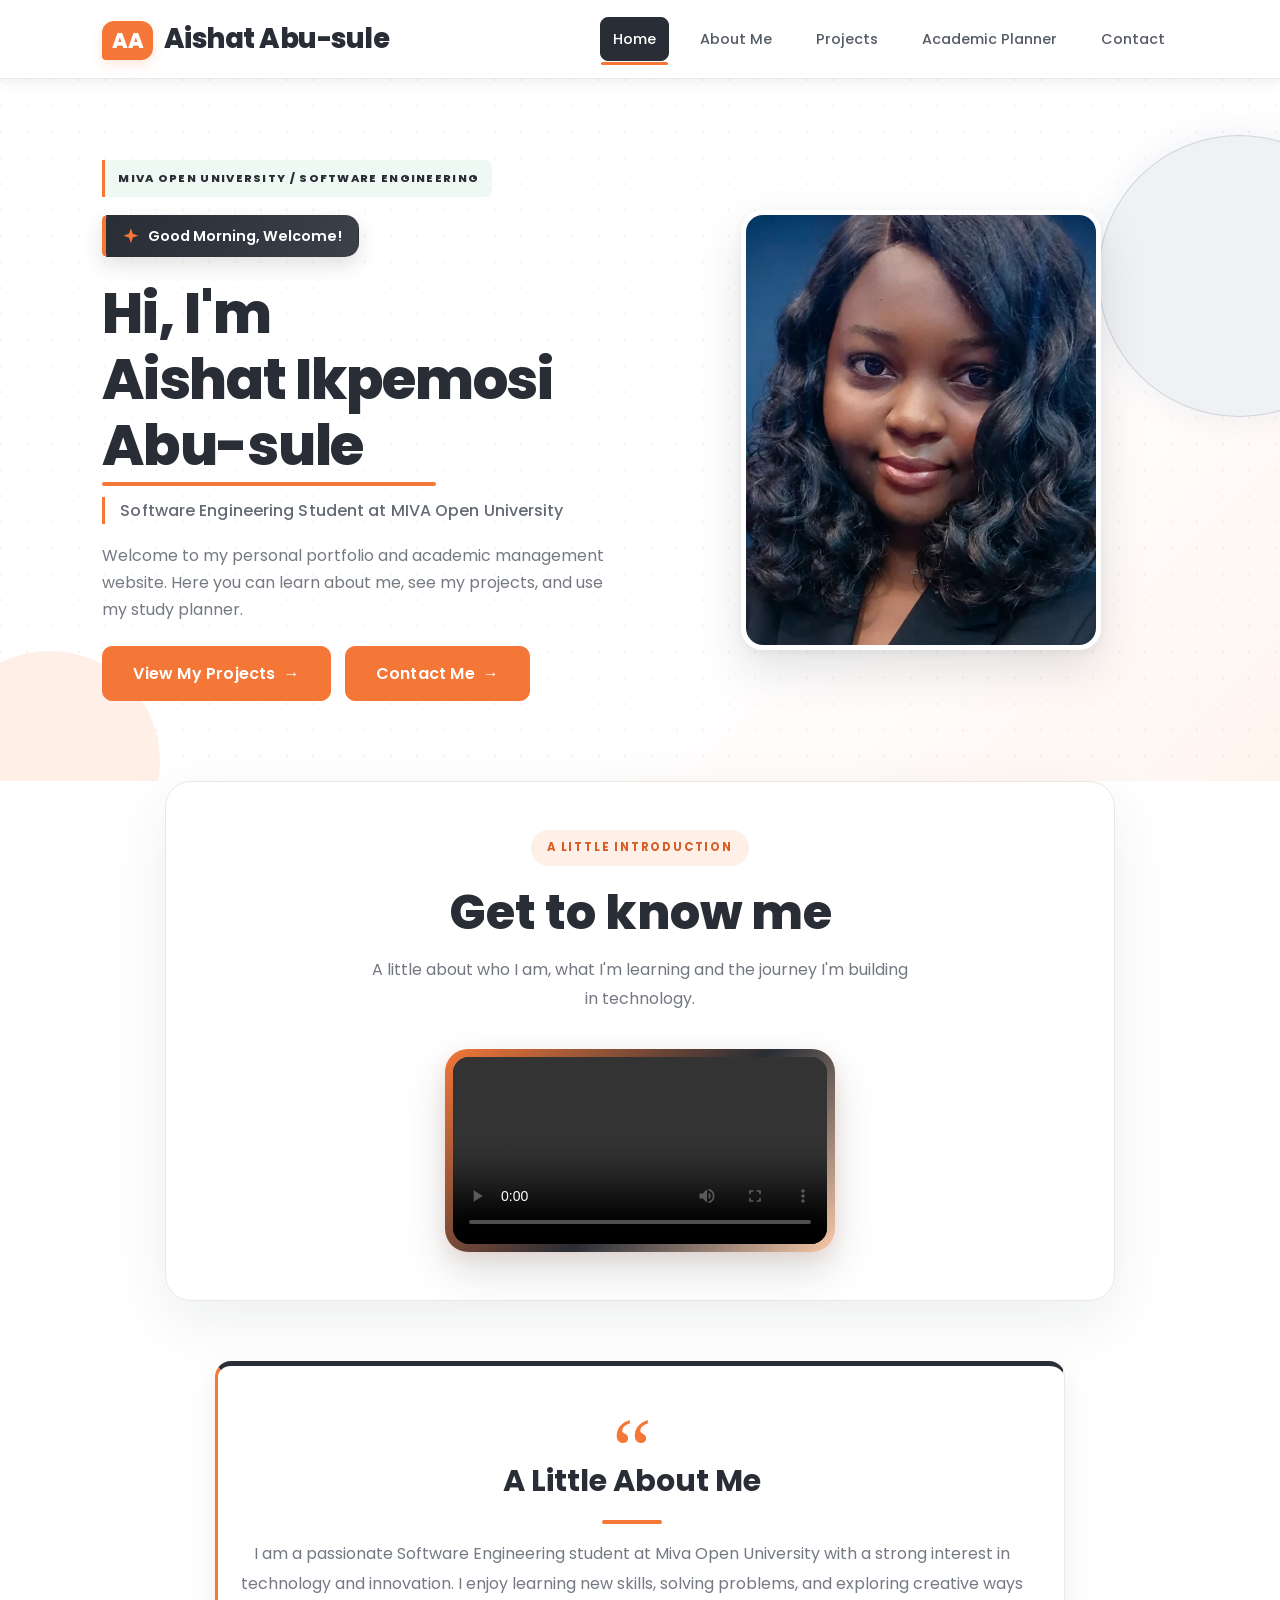
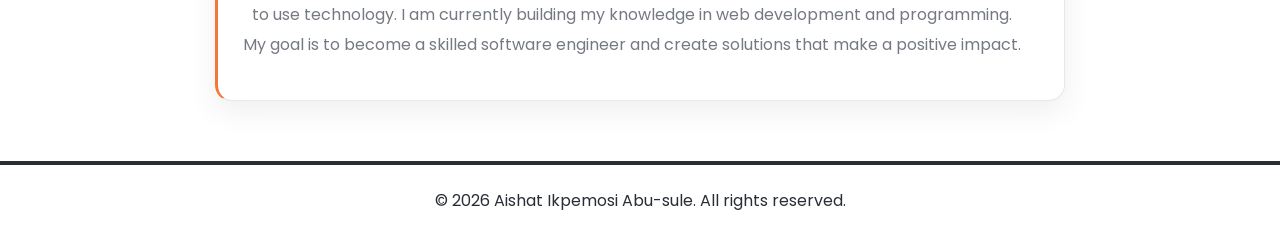
<file: index.html>
<!DOCTYPE html>
<html lang="en">
<head>
    <meta charset="UTF-8">
    <meta name="viewport" content="width=device-width, initial-scale=1.0">
    <title>Aishat Ikpemosi Abu-sule | Student Portfolio</title>
    <link rel="stylesheet" href="styles/style.css">
</head>
<body>

    <header class="site-header">
        <a href="index.html" class="logo"><span class="logo-badge">AA</span> Aishat Abu-sule</a>
        <button class="menu-toggle" type="button" aria-label="Open navigation menu" aria-expanded="false" aria-controls="site-navigation">
            <span></span>
            <span></span>
            <span></span>
        </button>
        <nav id="site-navigation" aria-label="Primary navigation">
            <ul class="nav-links">
                <li><a href="index.html" class="active">Home</a></li>
                <li><a href="about.html">About Me</a></li>
                <li><a href="projects.html">Projects</a></li>
                <li><a href="planner.html">Academic Planner</a></li>
                <li><a href="contact.html">Contact</a></li>
            </ul>
        </nav>
    </header>

    <main>
        <section class="hero">
            <div class="hero-text">
                <p id="greeting" class="greeting">You're Welcome</p>
                <h1>Hi, I'm <span class="highlight">Aishat Ikpemosi Abu-sule</span></h1>
                <p class="tagline">Software Engineering Student at MIVA Open University</p>
                <p>
                    Welcome to my personal portfolio and academic management website.
                    Here you can learn about me, see my projects, and use my study planner.
                </p>
                <a href="projects.html" class="btn">View My Projects</a>
                <a href="contact.html" class="btn btn-outline">Contact Me</a>
            </div>
            <div class="hero-image">
                <img src="images/profile.jpg" alt="Photograph of Aishat Abu-sule">
            </div>
        </section>
<!-- Personal Introduction Video -->
<section class="video-intro-section">
    <div class="video-intro-container">

        <div class="video-intro-heading">
            <span class="video-eyebrow">A LITTLE INTRODUCTION</span>
            <h2>Get to know me</h2>
            <p>
                A little about who I am, what I'm learning
                and the journey I'm building in technology.
            </p>
        </div>

        <div class="video-frame">
            <video controls playsinline preload="metadata">
                <source src="video/aishat-introduction.mp4" type="video/mp4">
                Your browser does not support HTML video.
            </video>
        </div>

    </div>
</section>
        <section class="bio">
            <h2>A Little About Me</h2>
            <p>
                I am a passionate Software Engineering student at Miva Open University with a strong
                interest in technology and innovation. I enjoy learning new skills, solving problems,
                and exploring creative ways to use technology. I am currently building my knowledge
                in web development and programming. My goal is to become a skilled software engineer
                and create solutions that make a positive impact.
            </p>
        </section>
    </main>

    <footer class="site-footer">
        <p>&copy; <span id="year">2026</span> Aishat Ikpemosi Abu-sule. All rights reserved.</p>
    </footer>

    <script src="js/main.js"></script>
</body>
</html>
</file>
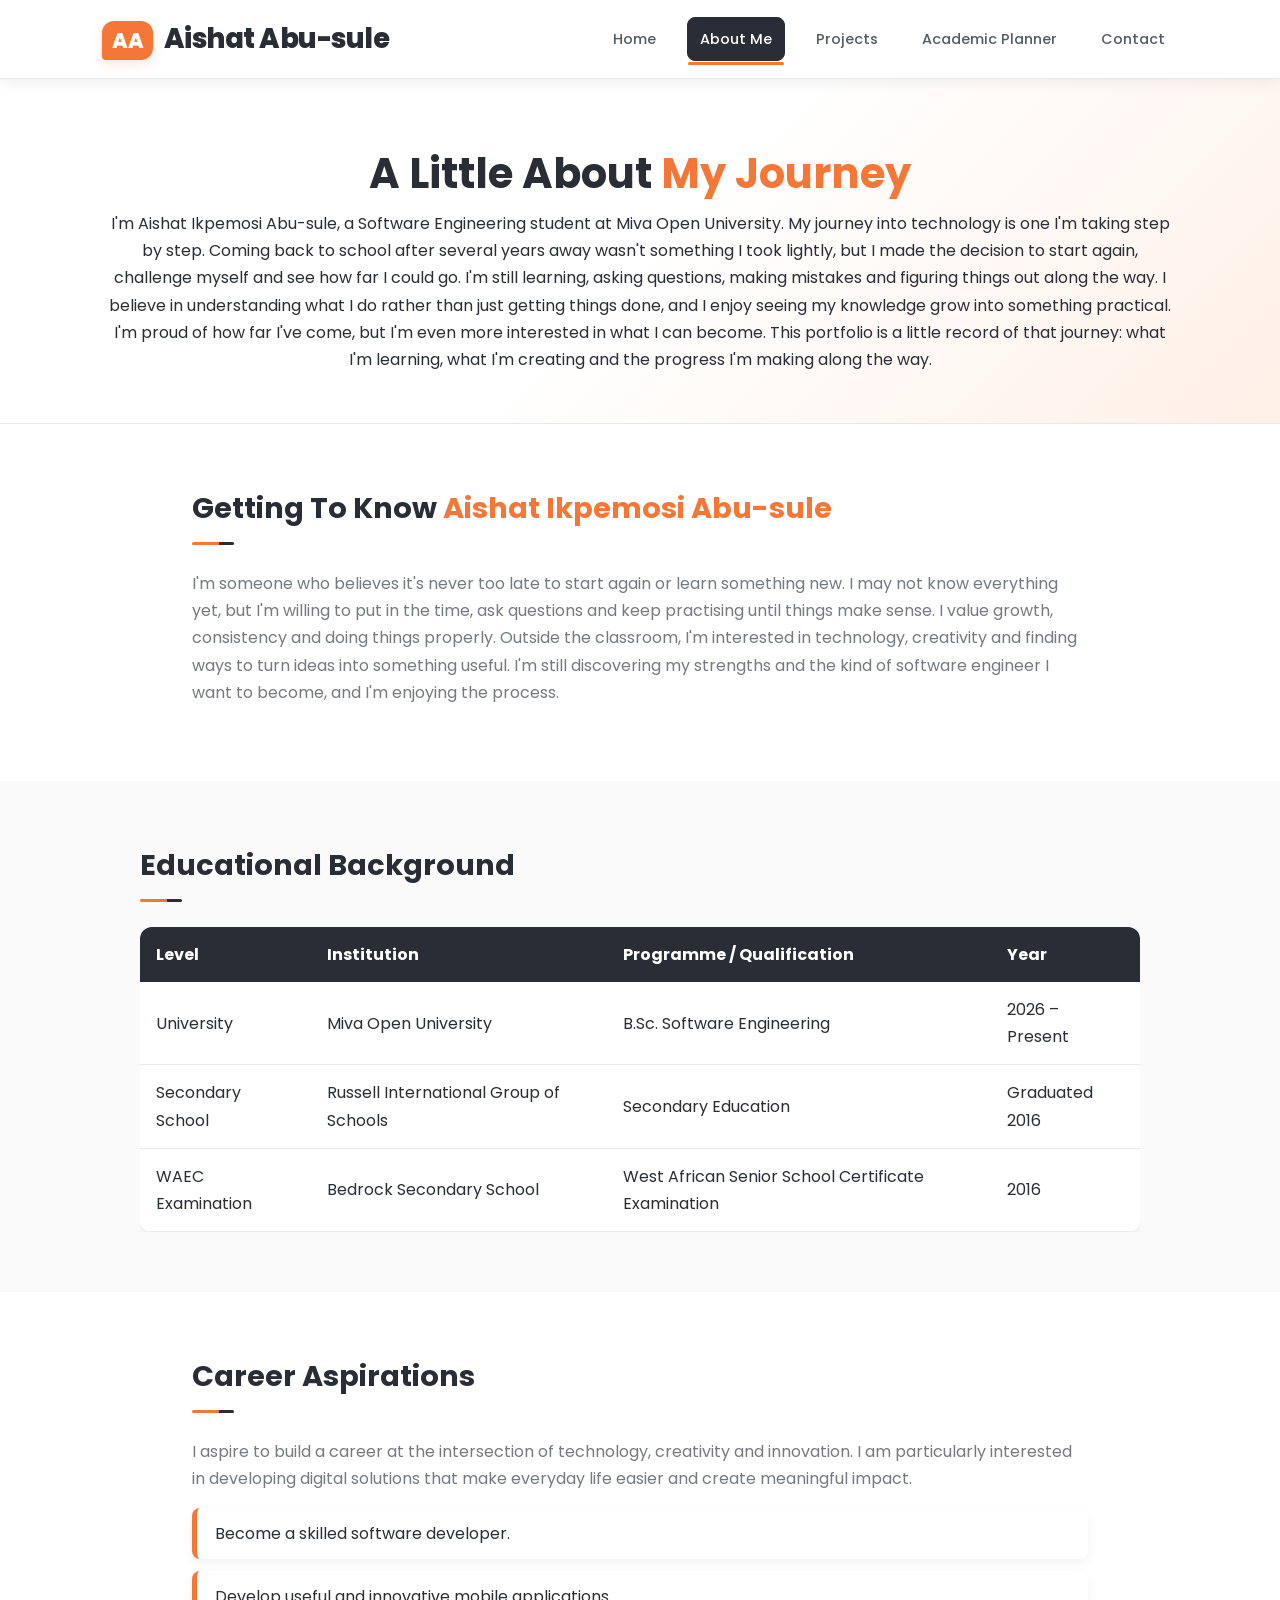
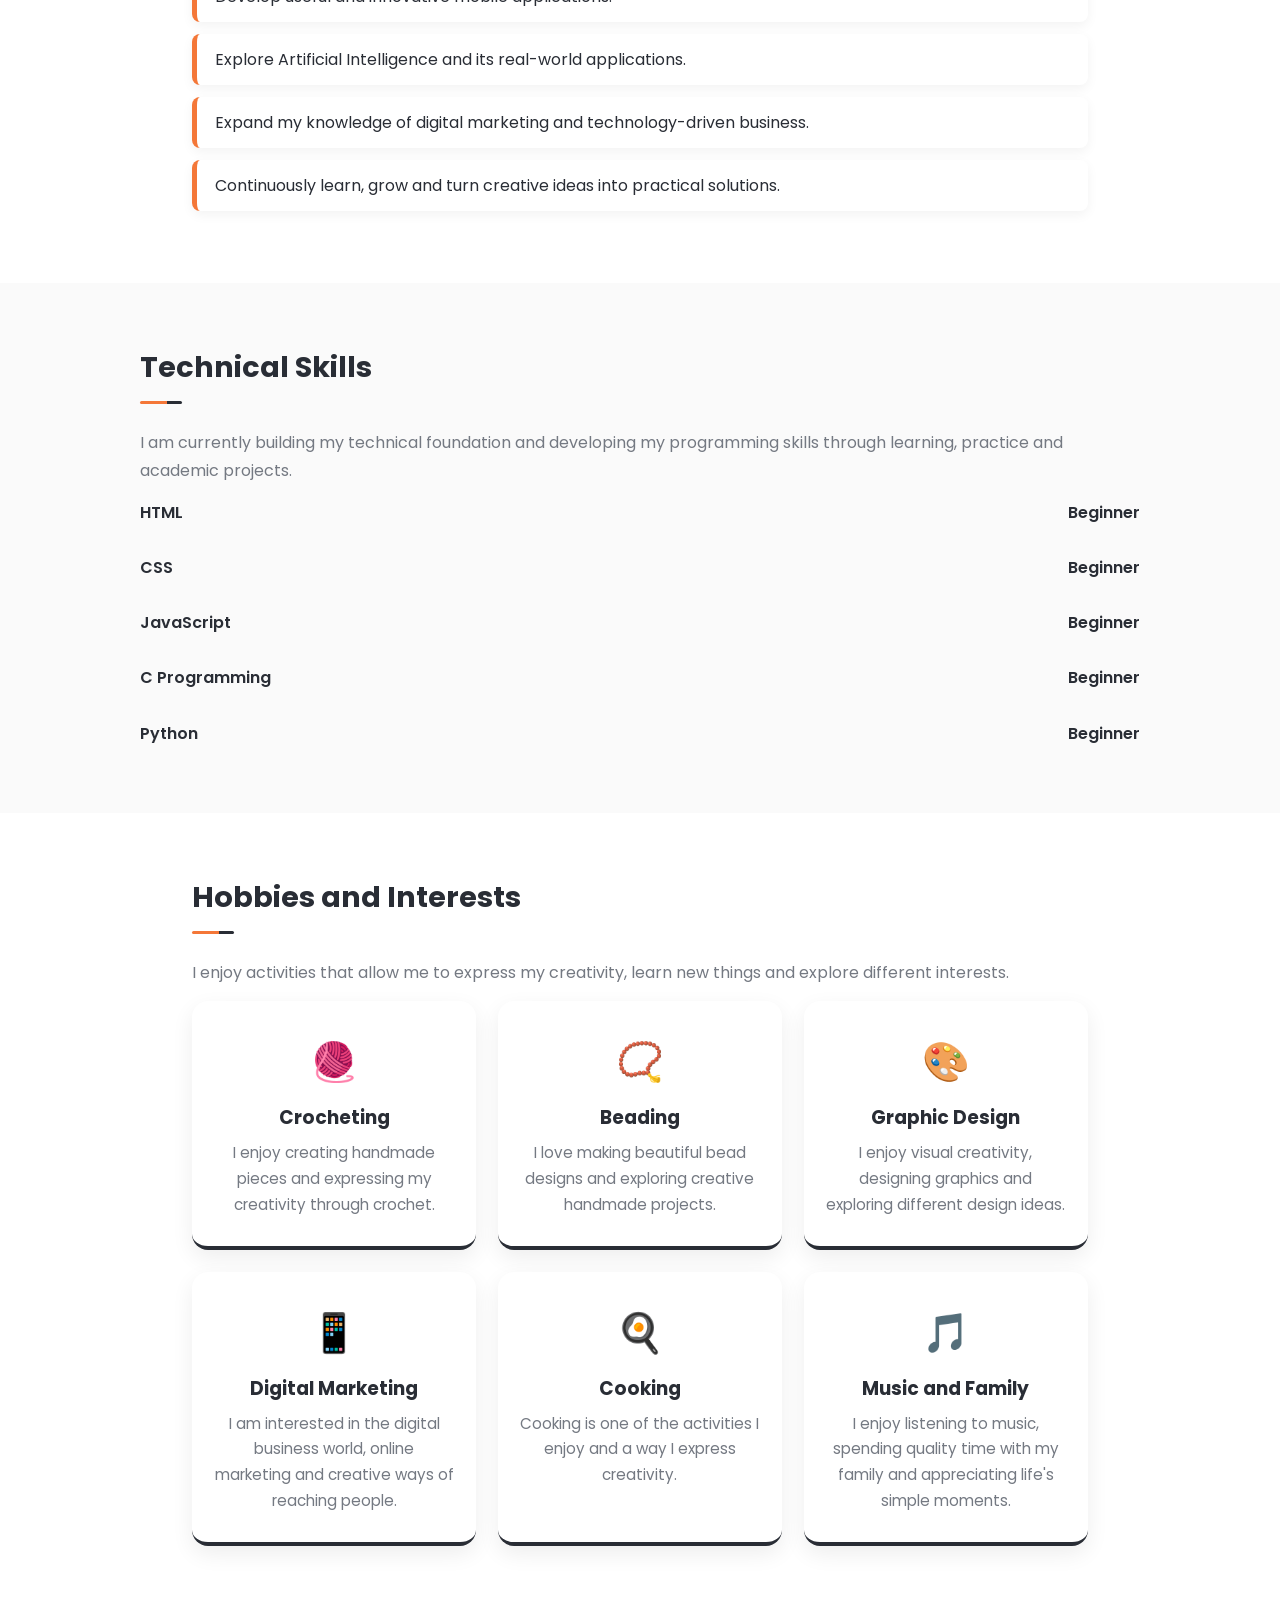
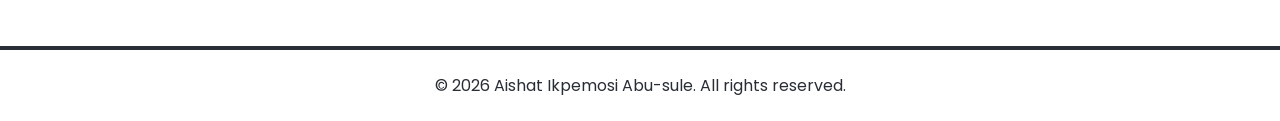
<file: about.html>
<!DOCTYPE html>
<html lang="en">
<head>
    <meta charset="UTF-8">
    <meta name="viewport" content="width=device-width, initial-scale=1.0">
    <title>About Me | Aishat Ikpemosi Abu-sule</title>
    <link rel="stylesheet" href="styles/style.css">
</head>
<body>

    <header class="site-header">
        <a href="index.html" class="logo">
            <span class="logo-badge">AA</span> Aishat Abu-sule
        </a>
        <button class="menu-toggle" type="button" aria-label="Open navigation menu" aria-expanded="false" aria-controls="site-navigation">
            <span></span>
            <span></span>
            <span></span>
        </button>
        <nav id="site-navigation" aria-label="Primary navigation">
            <ul class="nav-links">
                <li><a href="index.html">Home</a></li>
                <li><a href="about.html" class="active">About Me</a></li>
                <li><a href="projects.html">Projects</a></li>
                <li><a href="planner.html">Academic Planner</a></li>
                <li><a href="contact.html">Contact</a></li>
            </ul>
        </nav>
    </header>

    <main>

        <!-- PAGE INTRODUCTION -->
        <section class="page-banner">
            <h1>A Little About <span class="highlight">My Journey</span></h1>
            <p></p>

I'm Aishat Ikpemosi Abu-sule, a Software Engineering student at Miva Open University.

My journey into technology is one I'm taking step by step. Coming back to school after several years away wasn't something I took lightly, but I made the decision to start again, challenge myself and see how far I could go.

I'm still learning, asking questions, making mistakes and figuring things out along the way. I believe in understanding what I do rather than just getting things done, and I enjoy seeing my knowledge grow into something practical.

I'm proud of how far I've come, but I'm even more interested in what I can become. This portfolio is a little record of that journey: what I'm learning, what I'm creating and the progress I'm making along the way.</p>
        </section>

        <!-- PERSONAL BIOGRAPHY -->
        <section class="content-section">
            <h2 class="section-title">Getting To Know <span class="highlight">Aishat Ikpemosi Abu-sule</span></h2>

            <p class="section-intro">
            I'm someone who believes it's never too late to start again or learn something new. I may not know everything yet, but I'm willing to put in the time, ask questions and keep practising until things make sense.

I value growth, consistency and doing things properly.

Outside the classroom, I'm interested in technology, creativity and finding ways to turn ideas into something useful. I'm still discovering my strengths and the kind of software engineer I want to become, and I'm enjoying the process.   
            </p>
        </section>

        <!-- EDUCATIONAL BACKGROUND -->
        <section class="content-section alt-section">
            <h2 class="section-title">Educational Background</h2>

            <div class="table-wrap">
                <table class="edu-table">
                    <thead>
                        <tr>
                            <th>Level</th>
                            <th>Institution</th>
                            <th>Programme / Qualification</th>
                            <th>Year</th>
                        </tr>
                    </thead>

                    <tbody>
                        <tr>
                            <td>University</td>
                            <td>Miva Open University</td>
                            <td>B.Sc. Software Engineering</td>
                            <td>2026 – Present</td>
                        </tr>

                        <tr>
                            <td>Secondary School</td>
                            <td>Russell International Group of Schools</td>
                            <td>Secondary Education</td>
                            <td>Graduated 2016</td>
                        </tr>

                        <tr>
                            <td>WAEC Examination</td>
                            <td>Bedrock Secondary School</td>
                            <td>West African Senior School Certificate Examination</td>
                            <td>2016</td>
                        </tr>
                    </tbody>
                </table>
            </div>
        </section>

        <!-- CAREER ASPIRATIONS -->
        <section class="content-section">
            <h2 class="section-title">Career Aspirations</h2>

            <p class="section-intro">
                I aspire to build a career at the intersection of
                technology, creativity and innovation. I am particularly
                interested in developing digital solutions that make
                everyday life easier and create meaningful impact.
            </p>

            <ul class="goal-list">
                <li>Become a skilled software developer.</li>
                <li>Develop useful and innovative mobile applications.</li>
                <li>Explore Artificial Intelligence and its real-world applications.</li>
                <li>Expand my knowledge of digital marketing and technology-driven business.</li>
                <li>Continuously learn, grow and turn creative ideas into practical solutions.</li>
            </ul>
        </section>

        <!-- TECHNICAL SKILLS -->
        <section class="content-section alt-section">
            <h2 class="section-title">Technical Skills</h2>

            <p class="section-intro">
                I am currently building my technical foundation and
                developing my programming skills through learning,
                practice and academic projects.
            </p>

            <div class="skills">

                <div class="skill">
                    <div class="skill-head">
                        <span>HTML</span>
                        <span>Beginner</span>
                    </div>
                </div>

                <div class="skill">
                    <div class="skill-head">
                        <span>CSS</span>
                        <span>Beginner</span>
                    </div>
                </div>

                <div class="skill">
                    <div class="skill-head">
                        <span>JavaScript</span>
                        <span>Beginner</span>
                    </div>
                </div>

                <div class="skill">
                    <div class="skill-head">
                        <span>C Programming</span>
                        <span>Beginner</span>
                    </div>
                </div>

                <div class="skill">
                    <div class="skill-head">
                        <span>Python</span>
                        <span>Beginner</span>
                    </div>
                </div>

            </div>
        </section>

        <!-- HOBBIES AND INTERESTS -->
        <section class="content-section">
            <h2 class="section-title">Hobbies and Interests</h2>

            <p class="section-intro">
                I enjoy activities that allow me to express my creativity,
                learn new things and explore different interests.
            </p>

            <div class="cards">

                <article class="card">
                    <div class="card-icon">🧶</div>
                    <h3>Crocheting</h3>
                    <p>
                        I enjoy creating handmade pieces and expressing
                        my creativity through crochet.
                    </p>
                </article>

                <article class="card">
                    <div class="card-icon">📿</div>
                    <h3>Beading</h3>
                    <p>
                        I love making beautiful bead designs and
                        exploring creative handmade projects.
                    </p>
                </article>

                <article class="card">
                    <div class="card-icon">🎨</div>
                    <h3>Graphic Design</h3>
                    <p>
                        I enjoy visual creativity, designing graphics
                        and exploring different design ideas.
                    </p>
                </article>

                <article class="card">
                    <div class="card-icon">📱</div>
                    <h3>Digital Marketing</h3>
                    <p>
                        I am interested in the digital business world,
                        online marketing and creative ways of reaching people.
                    </p>
                </article>

                <article class="card">
                    <div class="card-icon">🍳</div>
                    <h3>Cooking</h3>
                    <p>
                        Cooking is one of the activities I enjoy
                        and a way I express creativity.
                    </p>
                </article>

                <article class="card">
                    <div class="card-icon">🎵</div>
                    <h3>Music and Family</h3>
                    <p>
                        I enjoy listening to music, spending quality
                        time with my family and appreciating life's
                        simple moments.
                    </p>
                </article>

            </div>
        </section>

    </main>

    <footer class="site-footer">
        <p>
            &copy; <span id="year">2026</span>
            Aishat Ikpemosi Abu-sule. All rights reserved.
        </p>
    </footer>

    <script src="js/main.js"></script>

</body>
</html>
</file>
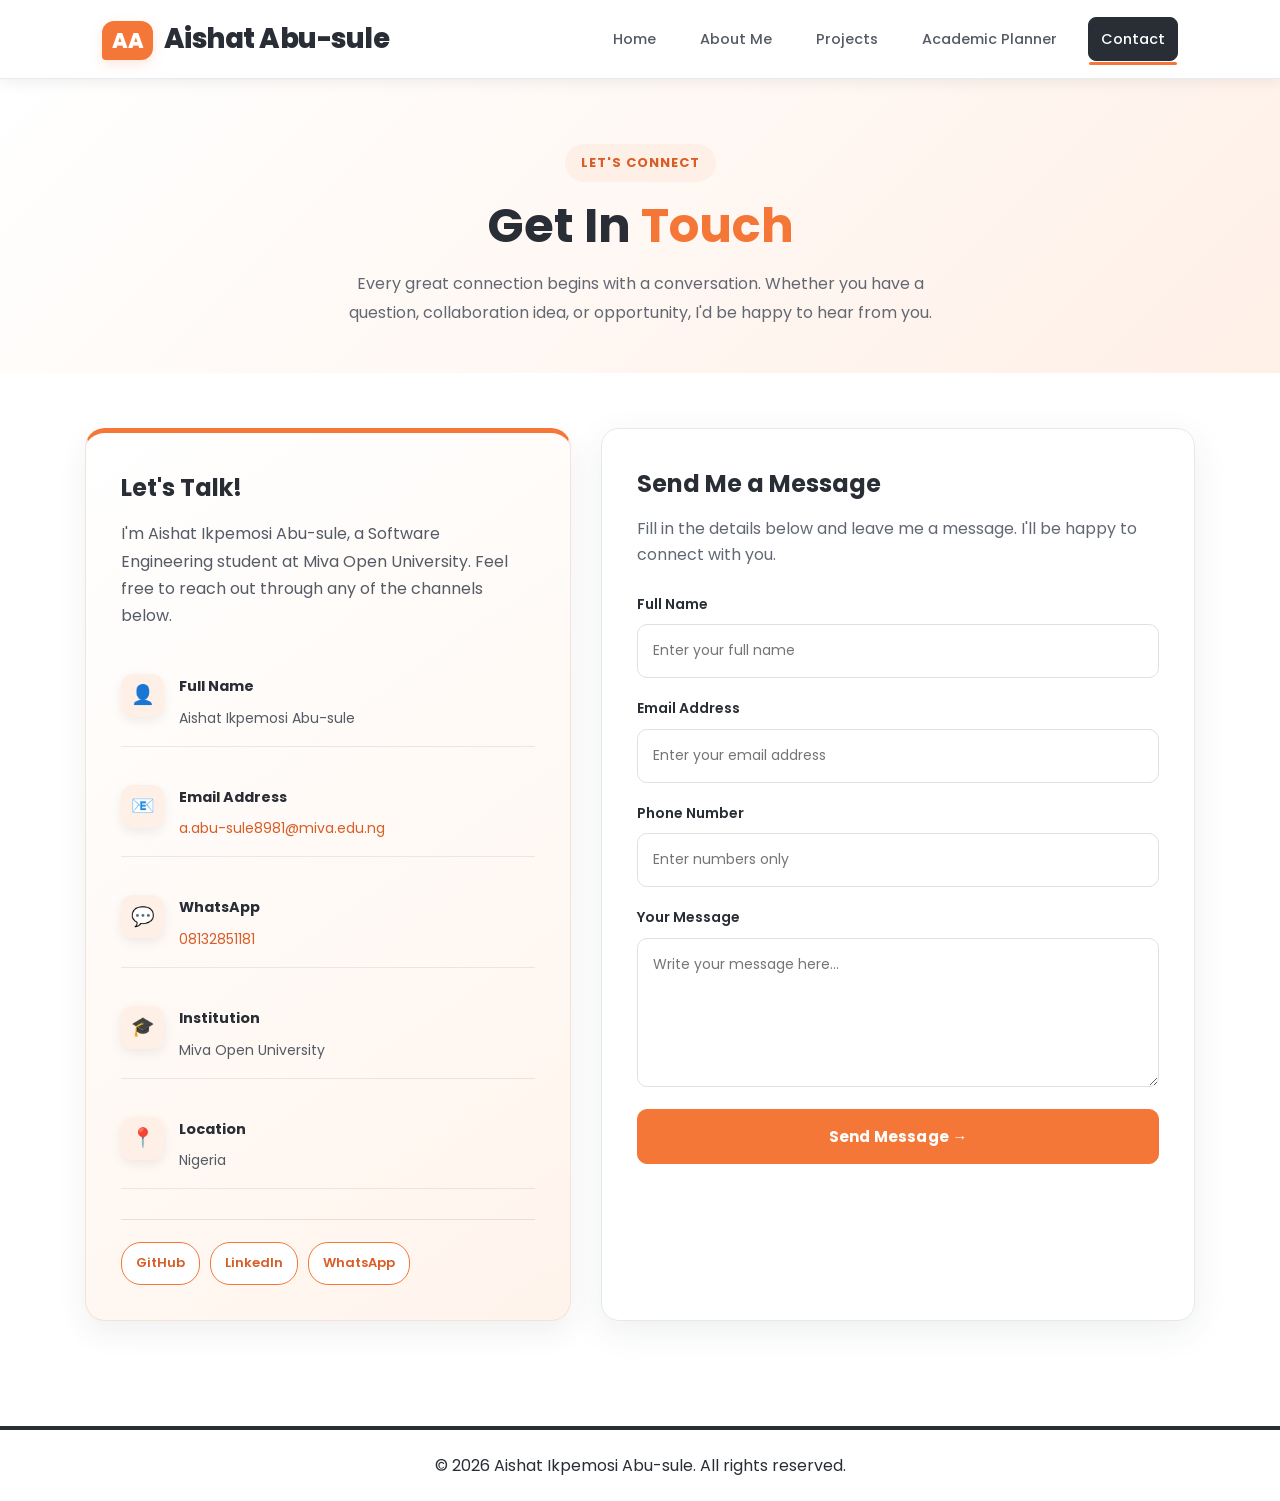
<file: contact.html>
<!DOCTYPE html>
<html lang="en">
<head>
    <meta charset="UTF-8">
    <meta name="viewport" content="width=device-width, initial-scale=1.0">

    <title>Contact Me | Aishat Ikpemosi Abu-sule</title>

    <link rel="stylesheet" href="styles/style.css">

    <style>
        /* CONTACT PAGE DESIGN */

        .contact-hero {
            text-align: center;
            padding: 65px 20px 45px;
            background: linear-gradient(135deg, #fff7ed, #f0fdf4);
        }

        .contact-hero .eyebrow {
            display: inline-block;
            padding: 8px 16px;
            border-radius: 30px;
            background: #e5f5e9;
            color: #287443;
            font-size: 13px;
            font-weight: 700;
            letter-spacing: 1px;
            margin-bottom: 15px;
        }

        .contact-hero h1 {
            font-size: clamp(32px, 5vw, 48px);
            margin: 0 0 15px;
            color: #183b2a;
        }

        .contact-hero h1 span {
            color: #e58a24;
        }

        .contact-hero p {
            max-width: 620px;
            margin: auto;
            line-height: 1.8;
            color: #647067;
        }

        .contact-wrapper {
            max-width: 1150px;
            margin: 55px auto;
            padding: 0 20px 50px;
        }

        .contact-grid {
            display: grid;
            grid-template-columns: 0.9fr 1.1fr;
            gap: 30px;
            align-items: stretch;
        }

        .contact-info-card,
        .contact-form-card {
            background: #ffffff;
            padding: 35px;
            border-radius: 18px;
            box-shadow: 0 10px 35px rgba(30, 60, 40, 0.08);
            border: 1px solid #edf1ed;
        }

        .contact-info-card {
            background: linear-gradient(145deg, #174b32, #226344);
            color: #ffffff;
        }

        .contact-info-card h2,
        .contact-form-card h2 {
            font-size: 24px;
            margin-top: 0;
            margin-bottom: 12px;
        }

        .contact-info-card > p {
            color: #d7eadc;
            line-height: 1.7;
            margin-bottom: 30px;
        }

        .contact-item {
            display: flex;
            align-items: flex-start;
            gap: 15px;
            margin: 23px 0;
        }

        .contact-icon {
            width: 43px;
            height: 43px;
            min-width: 43px;
            display: flex;
            align-items: center;
            justify-content: center;
            border-radius: 12px;
            background: rgba(255,255,255,0.14);
            font-size: 19px;
        }

        .contact-item strong {
            display: block;
            margin-bottom: 5px;
            color: #ffffff;
        }

        .contact-item a,
        .contact-item span {
            color: #e2f1e6;
            text-decoration: none;
            overflow-wrap: anywhere;
            font-size: 14px;
        }

        .contact-item a:hover {
            color: #ffc477;
            text-decoration: underline;
        }

        .contact-socials {
            display: flex;
            flex-wrap: wrap;
            gap: 10px;
            margin-top: 30px;
            padding-top: 22px;
            border-top: 1px solid rgba(255,255,255,0.2);
        }

        .contact-socials a {
            padding: 9px 14px;
            border: 1px solid rgba(255,255,255,0.35);
            border-radius: 20px;
            color: #ffffff;
            text-decoration: none;
            font-size: 13px;
            transition: 0.3s;
        }

        .contact-socials a:hover {
            background: #ffffff;
            color: #174b32;
        }

        .contact-form-card > p {
            color: #748078;
            line-height: 1.6;
            margin-bottom: 25px;
        }

        .contact-form-card .form-group {
            margin-bottom: 19px;
        }

        .contact-form-card label {
            display: block;
            margin-bottom: 8px;
            color: #263a2e;
            font-size: 14px;
            font-weight: 600;
        }

        .contact-form-card input,
        .contact-form-card textarea {
            width: 100%;
            box-sizing: border-box;
            padding: 14px 15px;
            border: 1px solid #dce5de;
            border-radius: 10px;
            background: #f9fbf9;
            color: #263a2e;
            font: inherit;
            font-size: 14px;
            transition: 0.3s;
        }

        .contact-form-card input:focus,
        .contact-form-card textarea:focus {
            outline: none;
            border-color: #e58a24;
            background: #ffffff;
            box-shadow: 0 0 0 3px rgba(229,138,36,0.12);
        }

        .contact-form-card textarea {
            resize: vertical;
            min-height: 130px;
        }

        .contact-form-card .btn {
            width: 100%;
            padding: 15px;
            border: none;
            border-radius: 10px;
            background: #e58a24;
            color: #ffffff;
            font-size: 15px;
            font-weight: 700;
            cursor: pointer;
            transition: 0.3s;
        }

        .contact-form-card .btn:hover {
            background: #c96e12;
            transform: translateY(-2px);
        }

        .contact-form-card .btn:disabled {
            opacity: 0.65;
            cursor: not-allowed;
            transform: none;
        }

        .error-text {
            display: block;
            color: #d32f2f;
            font-size: 12px;
            margin-top: 6px;
        }

        .success-box {
            margin-top: 15px;
            font-size: 14px;
            line-height: 1.5;
        }

        @media (max-width: 800px) {
            .contact-grid {
                grid-template-columns: 1fr;
            }

            .contact-info-card,
            .contact-form-card {
                padding: 25px;
            }

            .contact-hero {
                padding: 45px 18px 35px;
            }
        }
    </style>
</head>

<body>

    <header class="site-header">
        <a href="index.html" class="logo">
            <span class="logo-badge">AA</span>
            Aishat Abu-sule
        </a>

        <button class="menu-toggle" type="button" aria-label="Open navigation menu" aria-expanded="false" aria-controls="site-navigation">
            <span></span>
            <span></span>
            <span></span>
        </button>
        <nav id="site-navigation" aria-label="Primary navigation">
            <ul class="nav-links">
                <li><a href="index.html">Home</a></li>
                <li><a href="about.html">About Me</a></li>
                <li><a href="projects.html">Projects</a></li>
                <li><a href="planner.html">Academic Planner</a></li>
                <li><a href="contact.html" class="active">Contact</a></li>
            </ul>
        </nav>
    </header>

    <main>

        <section class="contact-hero">
            <span class="eyebrow">LET'S CONNECT</span>

            <h1>Get In <span>Touch</span></h1>

            <p>
                Every great connection begins with a conversation.
                Whether you have a question, collaboration idea, or opportunity,
                I'd be happy to hear from you.
            </p>
        </section>

        <section class="contact-wrapper">

            <div class="contact-grid">

                <!-- CONTACT INFORMATION -->

                <aside class="contact-info-card">

                    <h2>Let's Talk!</h2>

                    <p>
                        I'm Aishat Ikpemosi Abu-sule, a Software Engineering
                        student at Miva Open University. Feel free to reach
                        out through any of the channels below.
                    </p>

                    <div class="contact-item">
                        <div class="contact-icon">👤</div>
                        <div>
                            <strong>Full Name</strong>
                            <span>Aishat Ikpemosi Abu-sule</span>
                        </div>
                    </div>

                    <div class="contact-item">
                        <div class="contact-icon">📧</div>
                        <div>
                            <strong>Email Address</strong>
                            <a href="mailto:a.abu-sule8981@miva.edu.ng">
                                a.abu-sule8981@miva.edu.ng
                            </a>
                        </div>
                    </div>

                    <div class="contact-item">
                        <div class="contact-icon">💬</div>
                        <div>
                            <strong>WhatsApp</strong>
                            <a href="https://wa.me/2348132851181"
                               target="_blank" rel="noopener">
                                08132851181
                            </a>
                        </div>
                    </div>

                    <div class="contact-item">
                        <div class="contact-icon">🎓</div>
                        <div>
                            <strong>Institution</strong>
                            <span>Miva Open University</span>
                        </div>
                    </div>

                    <div class="contact-item">
                        <div class="contact-icon">📍</div>
                        <div>
                            <strong>Location</strong>
                            <span>Nigeria</span>
                        </div>
                    </div>

                    <div class="contact-socials">
                        <a href="https://github.com/AbusuleAishat"
                           target="_blank" rel="noopener">GitHub</a>

                        <a href="https://ng.linkedin.com/in/abusule-ikpemosi-b1b696449"
                           target="_blank" rel="noopener">LinkedIn</a>

                        <a href="https://wa.me/2348132851181"
                           target="_blank" rel="noopener">WhatsApp</a>
                    </div>

                </aside>


                <!-- MESSAGE FORM -->

                <div class="contact-form-card">

                    <h2>Send Me a Message</h2>

                    <p>
                        Fill in the details below and leave me a message.
                        I'll be happy to connect with you.
                    </p>

                    <form id="contactForm" novalidate>

                        <div class="form-group">
                            <label for="name">Full Name</label>

                            <input
                                type="text"
                                id="name"
                                name="name"
                                placeholder="Enter your full name"
                                autocomplete="name"
                                maxlength="60"
                                required
                            >

                            <small class="error-text" id="nameError"></small>
                        </div>

                        <div class="form-group">
                            <label for="email">Email Address</label>

                            <input
                                type="email"
                                id="email"
                                name="email"
                                placeholder="Enter your email address"
                                autocomplete="email"
                                required
                            >

                            <small class="error-text" id="emailError"></small>
                        </div>

                        <div class="form-group">
                            <label for="phone">Phone Number</label>

                            <input
                                type="tel"
                                id="phone"
                                name="phone"
                                placeholder="Enter numbers only"
                                inputmode="numeric"
                                maxlength="15"
                                autocomplete="tel"
                                required
                            >

                            <small class="error-text" id="phoneError"></small>
                        </div>

                        <div class="form-group">
                            <label for="message">Your Message</label>

                            <textarea
                                id="message"
                                name="message"
                                rows="5"
                                placeholder="Write your message here..."
                                minlength="10"
                                required
                            ></textarea>

                            <small class="error-text" id="messageError"></small>
                        </div>

                        <button type="submit" class="btn" id="sendButton">
                            Send Message →
                        </button>

                        <p id="successMessage" class="success-box"
                           aria-live="polite"></p>

                    </form>

                </div>

            </div>

        </section>

    </main>

    <footer class="site-footer">
        <p>
            &copy; <span id="year">2026</span>
            Aishat Ikpemosi Abu-sule. All rights reserved.
        </p>
    </footer>

    <script src="js/main.js"></script>
    <script src="js/contact.js"></script>

</body>
</html>
</file>
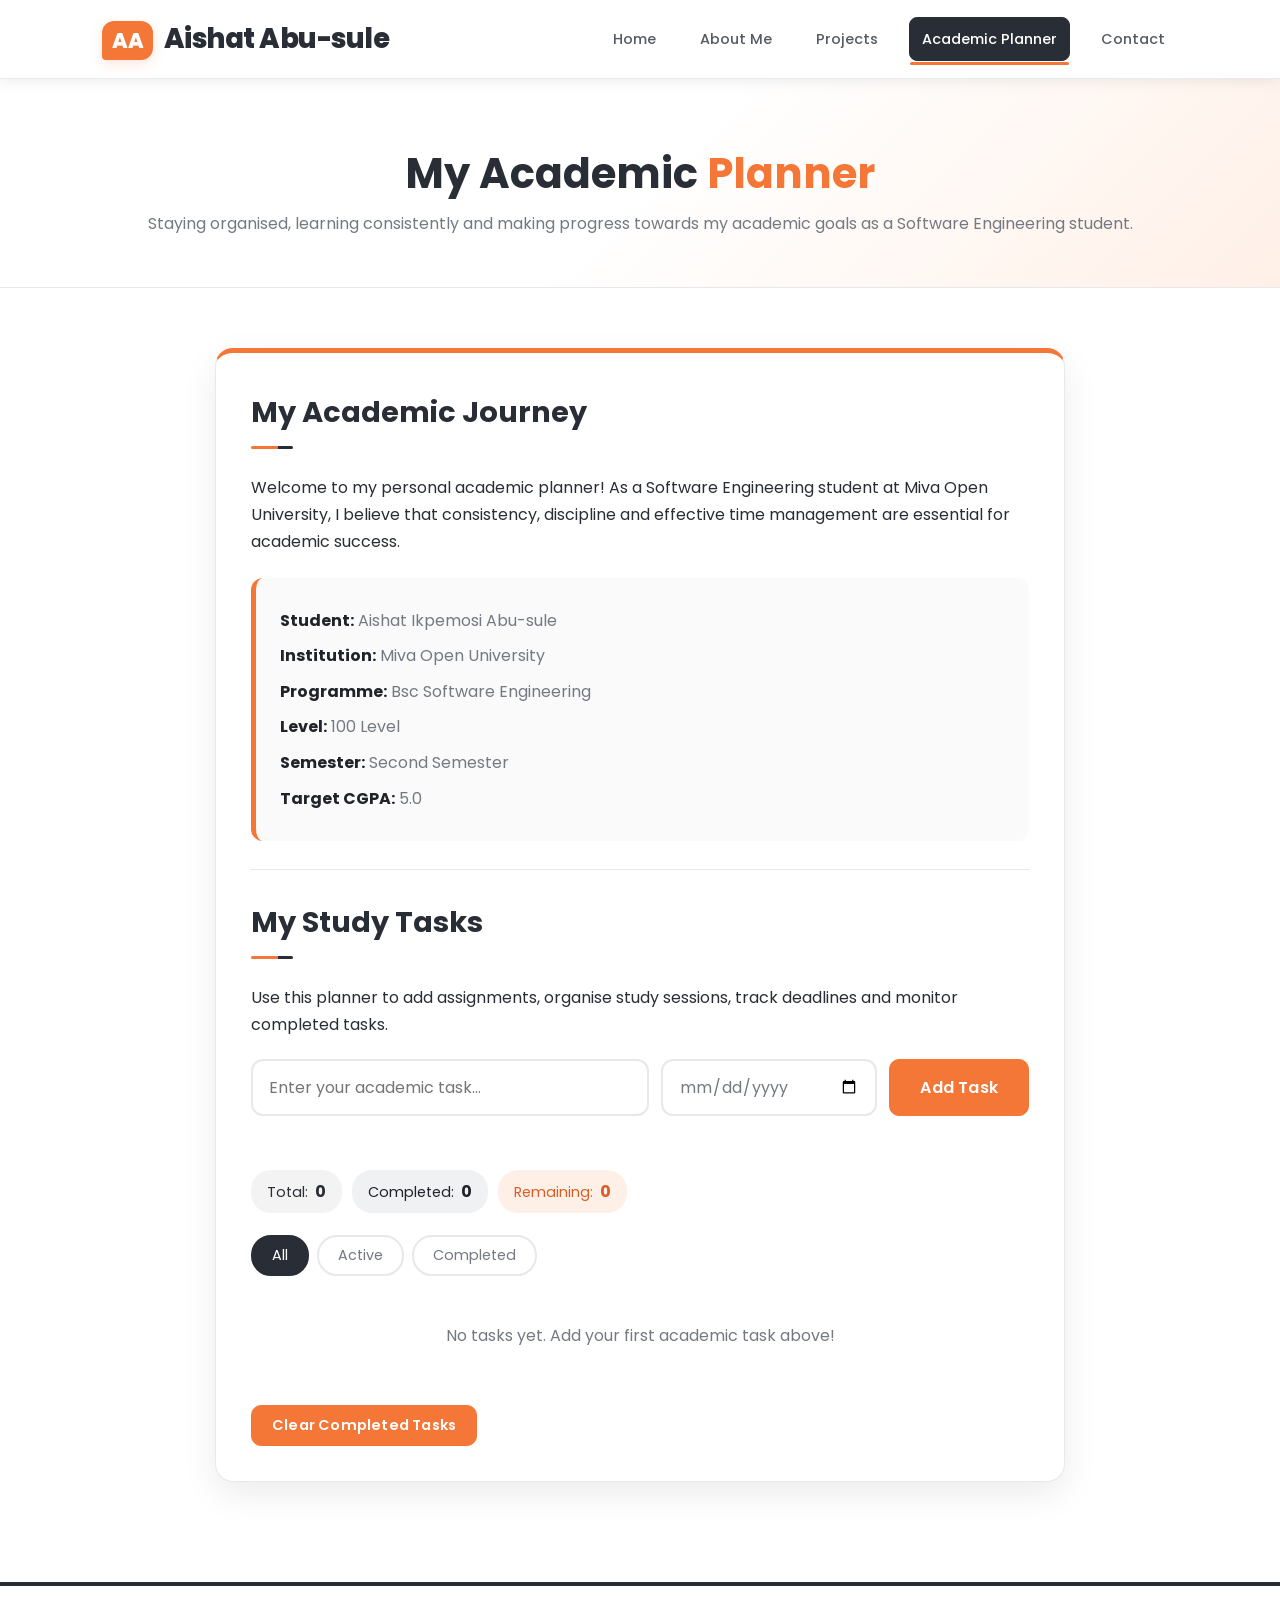
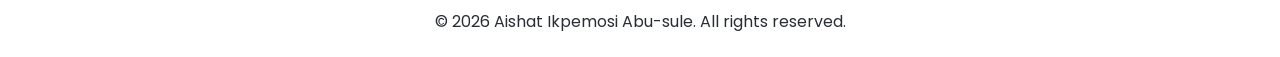
<file: planner.html>
<!DOCTYPE html>
<html lang="en">
<head>
    <meta charset="UTF-8">
    <meta name="viewport" content="width=device-width, initial-scale=1.0">
    <meta name="description" content="Aishat Abu-sule's personal academic planner at Miva Open University.">
    <title>Academic Planner | Aishat Ikpemosi Abu-sule</title>
    <link rel="stylesheet" href="styles/style.css">
</head>

<body>

    <header class="site-header">
        <a href="index.html" class="logo">
            <span class="logo-badge">AA</span>
            Aishat Abu-sule
        </a>

        <button class="menu-toggle" type="button" aria-label="Open navigation menu" aria-expanded="false" aria-controls="site-navigation">
            <span></span>
            <span></span>
            <span></span>
        </button>
        <nav id="site-navigation" aria-label="Primary navigation">
            <ul class="nav-links">
                <li><a href="index.html">Home</a></li>
                <li><a href="about.html">About Me</a></li>
                <li><a href="projects.html">Projects</a></li>
                <li><a href="planner.html" class="active">Academic Planner</a></li>
                <li><a href="contact.html">Contact</a></li>
            </ul>
        </nav>
    </header>

    <main>

        <!-- Page Introduction -->
        <section class="page-banner">
            <h1>My Academic <span class="highlight">Planner</span></h1>

            <p>
                Staying organised, learning consistently and making progress
                towards my academic goals as a Software Engineering student.
            </p>
        </section>

        <!-- Academic Information -->
        <section class="content-section">

            <div class="planner-card">

                <h2 class="section-title">My Academic Journey</h2>

                <p>
                    Welcome to my personal academic planner!
                    As a Software Engineering student at Miva Open University,
                    I believe that consistency, discipline and effective
                    time management are essential for academic success.
                </p>

                <div class="academic-info">
                    <p><strong>Student:</strong> Aishat Ikpemosi Abu-sule</p>
                    <p><strong>Institution:</strong> Miva Open University</p>
                    <p><strong>Programme:</strong> Bsc Software Engineering</p>
                    <p><strong>Level:</strong> 100 Level</p>
                    <p><strong>Semester:</strong> Second Semester</p>
                    <p><strong>Target CGPA:</strong> 5.0</p>
                </div>

                <hr>

                <!-- Task Management -->
                <h2 class="section-title">My Study Tasks</h2>

                <p>
                    Use this planner to add assignments, organise study
                    sessions, track deadlines and monitor completed tasks.
                </p>

                <form id="taskForm" class="task-form" novalidate>

                    <input
                        type="text"
                        id="taskInput"
                        placeholder="Enter your academic task..."
                        aria-label="Task description"
                        required
                    >

                    <input
                        type="date"
                        id="taskDate"
                        aria-label="Task due date"
                    >

                    <button type="submit" class="btn">
                        Add Task
                    </button>

                </form>

                <p id="formMessage" class="form-message" aria-live="polite"></p>

                <!-- Task Statistics -->
                <div class="planner-stats">

                    <span class="stat">
                        Total: <strong id="totalCount">0</strong>
                    </span>

                    <span class="stat stat-green">
                        Completed: <strong id="doneCount">0</strong>
                    </span>

                    <span class="stat stat-orange">
                        Remaining: <strong id="leftCount">0</strong>
                    </span>

                </div>

                <!-- Task Filters -->
                <div class="filters">

                    <button
                        type="button"
                        class="filter-btn active"
                        data-filter="all"
                    >
                        All
                    </button>

                    <button
                        type="button"
                        class="filter-btn"
                        data-filter="active"
                    >
                        Active
                    </button>

                    <button
                        type="button"
                        class="filter-btn"
                        data-filter="completed"
                    >
                        Completed
                    </button>

                </div>

                <!-- Task Display -->
                <ul id="taskList" class="task-list"></ul>

                <p id="emptyMessage" class="empty-message">
                    No tasks yet. Add your first academic task above!
                </p>

                <!-- Clear Completed Tasks -->
                <button
                    type="button"
                    id="clearCompleted"
                    class="btn btn-outline btn-small"
                >
                    Clear Completed Tasks
                </button>

            </div>

        </section>

    </main>

    <footer class="site-footer">
        <p>
            &copy; <span id="year">2026</span>
            Aishat Ikpemosi Abu-sule. All rights reserved.
        </p>
    </footer>

    <script src="js/main.js"></script>
    <script src="js/planner.js"></script>

</body>
</html>
</file>
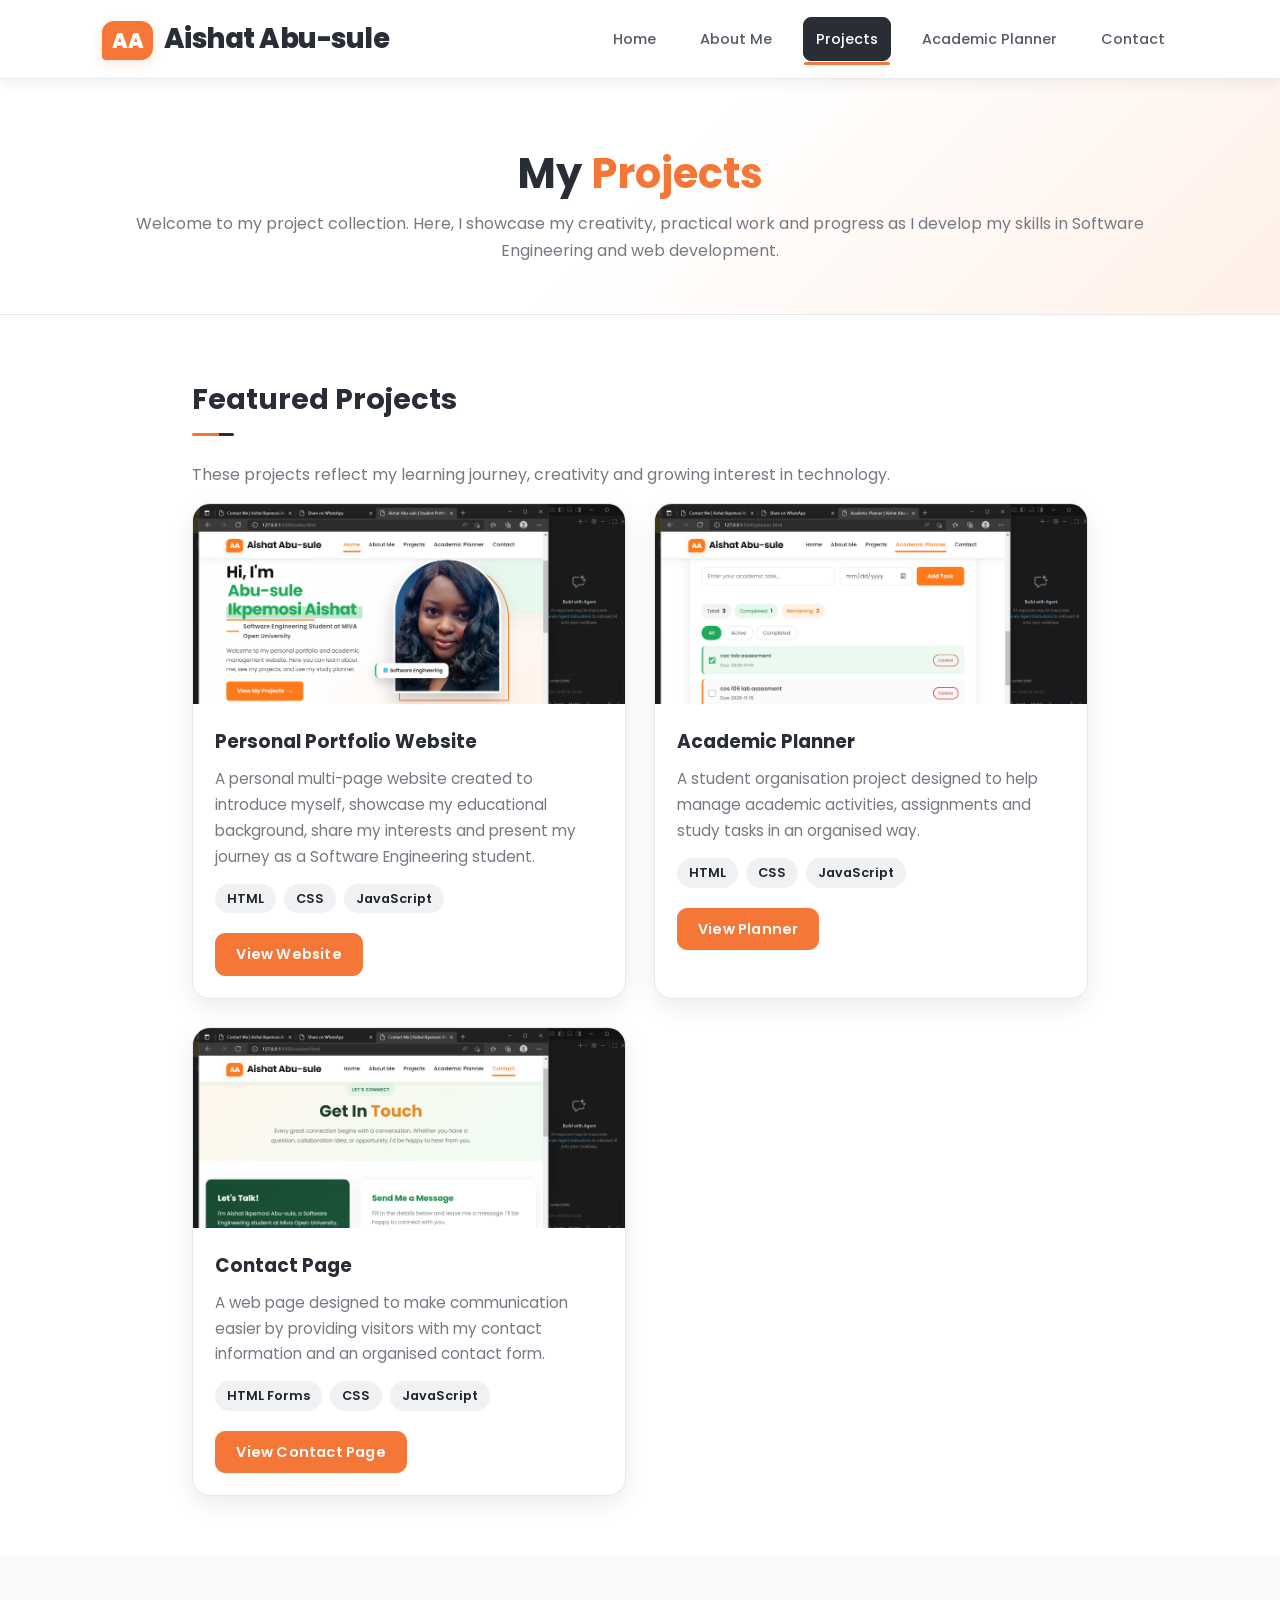
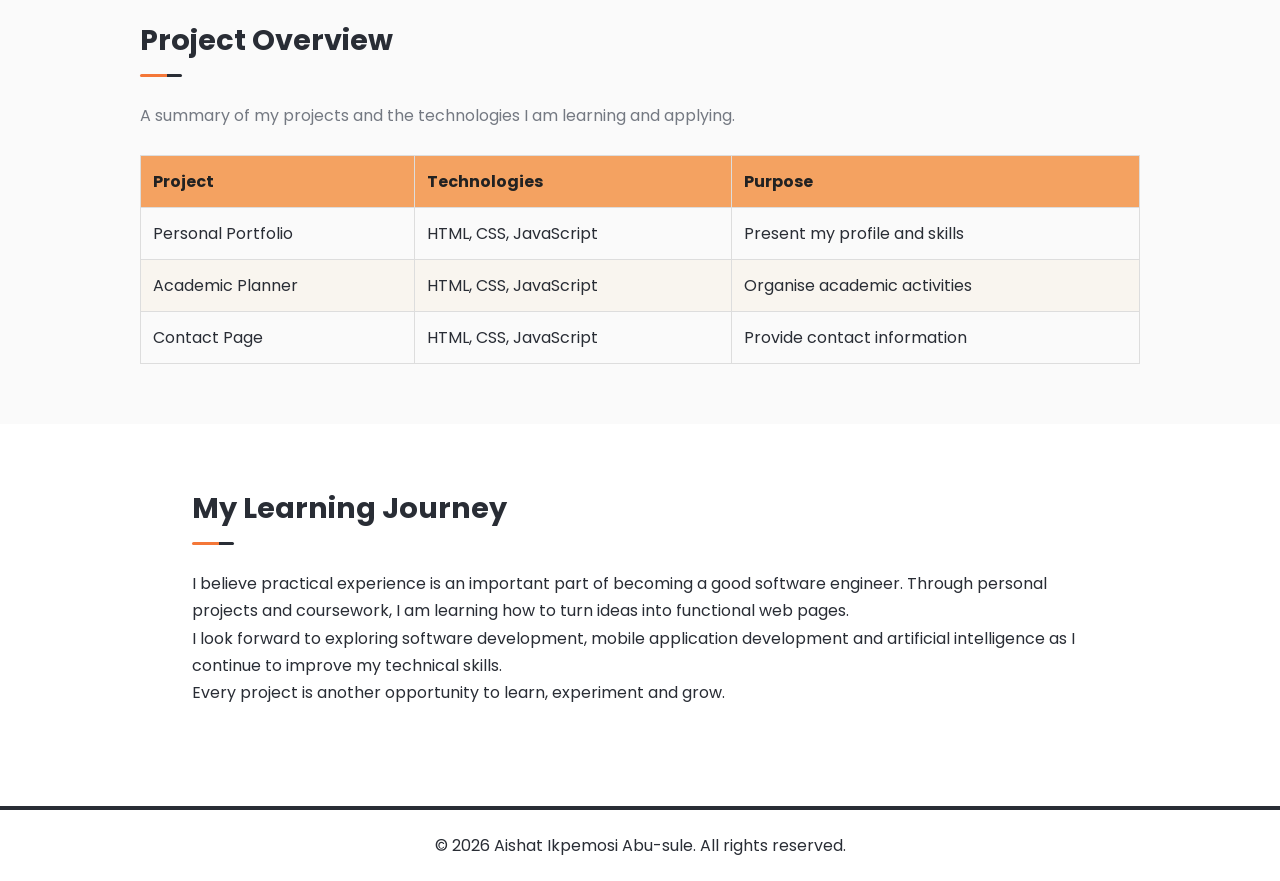
<file: projects.html>
<!DOCTYPE html>
<html lang="en">

<head>
    <meta charset="UTF-8">
    <meta name="viewport" content="width=device-width, initial-scale=1.0">

    <title>My Projects | Aishat Ikpemosi Abu-sule</title>

    <link rel="stylesheet" href="styles/style.css">

    <!-- Internal CSS for the project overview table -->
    <style>
        .project-table {
            width: 100%;
            border-collapse: collapse;
            margin-top: 25px;
        }

        .project-table th,
        .project-table td {
            padding: 12px;
            border: 1px solid #ddd;
            text-align: left;
        }

        .project-table th {
            background-color: #f4a261;
            color: #222;
        }

        .project-table tr:nth-child(even) {
            background-color: #f9f5ef;
        }
    </style>
</head>

<body>

    <!-- HEADER -->
    <header class="site-header">

        <a href="index.html" class="logo">
            <span class="logo-badge">AA</span>
            Aishat Abu-sule
        </a>
 
        <!-- NAVIGATION -->
        <button class="menu-toggle" type="button" aria-label="Open navigation menu" aria-expanded="false" aria-controls="site-navigation">
            <span></span>
            <span></span>
            <span></span>
        </button>
        <nav id="site-navigation" aria-label="Primary navigation">
            <ul class="nav-links">
                <li><a href="index.html">Home</a></li>
                <li><a href="about.html">About Me</a></li>
                <li><a href="projects.html" class="active">Projects</a></li>
                <li><a href="planner.html">Academic Planner</a></li>
                <li><a href="contact.html">Contact</a></li>
            </ul>
        </nav>

    </header>


    <main>

        <!-- PAGE INTRODUCTION -->
        <section class="page-banner">

            <h1>My <span class="highlight">Projects</span></h1>

            <p>
                Welcome to my project collection. Here, I showcase my creativity,
                practical work and progress as I develop my skills in Software
                Engineering and web development.
            </p>

        </section>


        <!-- FEATURED PROJECTS -->
        <section class="content-section">

            <h2 class="section-title">Featured Projects</h2>

            <p class="section-intro">
                These projects reflect my learning journey, creativity and
                growing interest in technology.
            </p>


            <div class="projects-grid">


                <!-- PROJECT 1 -->
                <article class="project-card">

                    <figure class="project-img">

                        <img
                            src="images/project1.png"
                            alt="Screenshot of my personal portfolio website">

                    </figure>


                    <div class="project-body">

                        <h3>Personal Portfolio Website</h3>

                        <p>
                            A personal multi-page website created to introduce
                            myself, showcase my educational background, share
                            my interests and present my journey as a Software
                            Engineering student.
                        </p>

                        <ul class="tags">
                            <li>HTML</li>
                            <li>CSS</li>
                            <li>JavaScript</li>
                        </ul>

                        <div class="project-links">

                            <a href="index.html" class="btn btn-small">
                                View Website
                            </a>

                        </div>

                    </div>

                </article>



                <!-- PROJECT 2 -->
                <article class="project-card">

                    <figure class="project-img">

                        <img
                            src="images/project2.png"
                            alt="Screenshot of my academic planner">

                    </figure>


                    <div class="project-body">

                        <h3>Academic Planner</h3>

                        <p>
                            A student organisation project designed to help
                            manage academic activities, assignments and
                            study tasks in an organised way.
                        </p>

                        <ul class="tags">
                            <li>HTML</li>
                            <li>CSS</li>
                            <li>JavaScript</li>
                        </ul>

                        <div class="project-links">

                            <a href="planner.html" class="btn btn-small">
                                View Planner
                            </a>

                        </div>

                    </div>

                </article>



                <!-- PROJECT 3 -->
                <article class="project-card">

                    <figure class="project-img">

                        <img
                            src="images/project3.png"
                            alt="Screenshot of my contact page">

                    </figure>


                    <div class="project-body">

                        <h3>Contact Page</h3>

                        <p>
                            A web page designed to make communication easier
                            by providing visitors with my contact information
                            and an organised contact form.
                        </p>

                        <ul class="tags">
                            <li>HTML Forms</li>
                            <li>CSS</li>
                            <li>JavaScript</li>
                        </ul>

                        <div class="project-links">

                            <a href="contact.html" class="btn btn-small">
                                View Contact Page
                            </a>

                        </div>

                    </div>

                </article>


            </div>

        </section>



        <!-- PROJECT OVERVIEW TABLE -->
        <section class="content-section alt-section">

            <h2 class="section-title">Project Overview</h2>

            <p class="section-intro">
                A summary of my projects and the technologies I am learning
                    and applying.
            </p>


            <table class="project-table">

                <thead>

                    <tr>
                        <th>Project</th>
                        <th>Technologies</th>
                        <th>Purpose</th>
                    </tr>

                </thead>


                <tbody>

                    <tr>
                        <td>Personal Portfolio</td>
                        <td>HTML, CSS, JavaScript</td>
                        <td>Present my profile and skills</td>
                    </tr>

                    <tr>
                        <td>Academic Planner</td>
                        <td>HTML, CSS, JavaScript</td>
                        <td>Organise academic activities</td>
                    </tr>

                    <tr>
                        <td>Contact Page</td>
                        <td>HTML, CSS, JavaScript</td>
                        <td>Provide contact information</td>
                    </tr>

                </tbody>

            </table>

        </section>



        <!-- MY LEARNING JOURNEY -->
        <section class="content-section">

            <h2 class="section-title">My Learning Journey</h2>

            <p>
                I believe practical experience is an important part of becoming
                a good software engineer. Through personal projects and
                coursework, I am learning how to turn ideas into functional
                web pages.
            </p>

            <p>
                I look forward to exploring software development, mobile
                application development and artificial intelligence as
                I continue to improve my technical skills.
            </p>

            <p>
                Every project is another opportunity to learn, experiment
                and grow.
            </p>

        </section>

    </main>



    <!-- FOOTER -->
    <footer class="site-footer">

        <p>
            &copy; <span id="year">2026</span>
            Aishat Ikpemosi Abu-sule. All rights reserved.
        </p>

    </footer>


    <script src="js/main.js"></script>

</body>

</html>
</file>
<file: styles/style.css>
/* ---------- Fonts ---------- */
@import url('https://fonts.googleapis.com/css2?family=Poppins:wght@400;500;600;700&display=swap');

/* ---------- Colour scheme ---------- */
:root {
    --orange: #ff7a1a;
    --orange-dark: #e56400;
    --orange-soft: #fff1e6;
    --green: #1faa59;
    --green-dark: #148545;
    --green-soft: #e7f8ee;
    --black: #111111;
    --grey: #444444;
    --line: #ececec;
    --white: #ffffff;
}

* {
    margin: 0;
    padding: 0;
    box-sizing: border-box;
}

body {
    font-family: 'Poppins', Arial, Helvetica, sans-serif;
    color: var(--black);
    background: var(--white);
    line-height: 1.7;
}

a { text-decoration: none; }

/* ---------- Header and navigation ---------- */
.site-header {
    background: var(--white);
    display: flex;
    justify-content: space-between;
    align-items: center;
    flex-wrap: wrap;
    padding: 16px 8%;
    position: sticky;
    top: 0;
    z-index: 10;
    box-shadow: 0 2px 15px rgba(0, 0, 0, 0.08);
    border-bottom: 3px solid var(--orange);
}

.logo {
    color: var(--black);
    font-size: 1.7rem;
    font-weight: 700;
    transition: 0.3s;
}

.logo:hover { color: var(--orange); }

.nav-links {
    display: flex;
    flex-wrap: wrap;
    list-style: none;
    gap: 26px;
}

.nav-links a {
    color: var(--black);
    font-weight: 500;
    padding: 6px 2px;
    border-bottom: 3px solid transparent;
    transition: 0.3s;
}

.nav-links a:hover {
    color: var(--green);
    border-bottom-color: var(--green);
}

.nav-links a.active {
    color: var(--orange);
    border-bottom-color: var(--orange);
}

/* ---------- Hero section (homepage) ---------- */
.hero {
    position: relative;
    overflow: hidden;
    display: flex;
    align-items: center;
    justify-content: space-between;
    gap: 50px;
    padding: 80px 8%;
    background: linear-gradient(135deg, #ffffff 55%, var(--orange-soft) 100%);
}

/* soft decorative circles */
.hero::before {
    content: "";
    position: absolute;
    top: -80px;
    right: -80px;
    width: 280px;
    height: 280px;
    background: var(--green-soft);
    border-radius: 50%;
}

.hero::after {
    content: "";
    position: absolute;
    bottom: -90px;
    left: -60px;
    width: 220px;
    height: 220px;
    background: var(--orange-soft);
    border-radius: 50%;
}

.hero-text,
.hero-image {
    position: relative;
    z-index: 1;
}

.hero-text { flex: 1; animation: fadeUp 1s ease; }

.greeting {
    display: inline-block;
    background: var(--green-soft);
    color: var(--green-dark);
    font-weight: 600;
    padding: 6px 18px;
    border-radius: 30px;
    margin-bottom: 10px;
}

.hero h1 {
    font-size: 2.8rem;
    line-height: 1.2;
    margin: 10px 0;
    color: var(--black);
}

.highlight { color: var(--orange); }

.tagline {
    font-size: 1.2rem;
    font-weight: 600;
    color: var(--green);
    margin-bottom: 15px;
}

.hero-text p { color: var(--grey); }

.hero-image { flex: 1; text-align: center; animation: fadeUp 1.2s ease; }

.hero-image img {
    width: 320px;
    height: 400px;
    object-fit: cover;
    object-position: center top;
    border-radius: 24px;
    border: 5px solid var(--white);
    box-shadow: 16px 16px 0 var(--orange);
    transition: transform 0.4s;
}

.hero-image img:hover { transform: translateY(-8px); }

/* ---------- Buttons ---------- */
.btn {
    display: inline-block;
    margin-top: 22px;
    margin-right: 10px;
    padding: 13px 30px;
    background: var(--orange);
    color: var(--white);
    font-weight: 600;
    border-radius: 30px;
    border: 2px solid var(--orange);
    transition: 0.3s;
}

.btn:hover {
    background: var(--orange-dark);
    border-color: var(--orange-dark);
    transform: translateY(-3px);
    box-shadow: 0 8px 18px rgba(255, 122, 26, 0.35);
}

.btn-outline {
    background: transparent;
    color: var(--green);
    border-color: var(--green);
}

.btn-outline:hover {
    background: var(--green);
    border-color: var(--green);
    color: var(--white);
    box-shadow: 0 8px 18px rgba(31, 170, 89, 0.35);
}

/* ---------- Content sections ---------- */
.bio {
    max-width: 850px;
    margin: 60px auto;
    padding: 40px;
    text-align: center;
    background: var(--white);
    border: 1px solid var(--line);
    border-top: 5px solid var(--green);
    border-radius: 16px;
    box-shadow: 0 10px 30px rgba(0, 0, 0, 0.07);
}

.bio h2 {
    color: var(--black);
    font-size: 1.9rem;
    margin-bottom: 15px;
}

.bio h2::after {
    content: "";
    display: block;
    width: 60px;
    height: 4px;
    background: var(--orange);
    border-radius: 4px;
    margin: 10px auto 0;
}

.bio p { color: var(--grey); }

/* ---------- Footer ---------- */
.site-footer {
    background: var(--white);
    color: var(--black);
    text-align: center;
    padding: 22px;
    margin-top: 40px;
    border-top: 4px solid var(--green);
}

/* ---------- Animation ---------- */
@keyframes fadeUp {
    from { opacity: 0; transform: translateY(30px); }
    to   { opacity: 1; transform: translateY(0); }
}

/* ---------- Mobile-friendly (responsive) ---------- */
@media (max-width: 768px) {
    .site-header { flex-direction: column; gap: 10px; }
    .nav-links { justify-content: center; gap: 14px; }
    .hero { flex-direction: column-reverse; text-align: center; padding: 50px 6%; }
    .hero h1 { font-size: 2.1rem; }
    .hero-image img { width: 240px; height: 300px; box-shadow: 10px 10px 0 var(--orange); }
    .bio { margin: 40px 20px; padding: 25px; }
}/* ---------- Logo badge ---------- */
.logo-badge {
    display: inline-block;
    background: var(--orange);
    color: var(--white);
    padding: 2px 10px;
    border-radius: 10px;
    margin-right: 6px;
    font-size: 1.3rem;
}/* ---------- Page banner (inner pages) ---------- */
.page-banner {
    text-align: center;
    padding: 60px 8% 50px;
    background: linear-gradient(135deg, #ffffff 50%, var(--orange-soft) 100%);
    border-bottom: 1px solid var(--line);
    animation: fadeUp 0.8s ease;
}

.page-banner h1 { font-size: 2.6rem; }
.page-banner p  { color: var(--grey); }

/* ---------- Content sections ---------- */
.content-section {
    padding: 60px 8%;
    max-width: 1100px;
    margin: 0 auto;
}

.alt-section {
    max-width: none;
    background: #fafafa;
}

.alt-section > * {
    max-width: 1000px;
    margin-left: auto;
    margin-right: auto;
}

.section-title {
    font-size: 1.8rem;
    margin-bottom: 25px;
}

.section-title::after {
    content: "";
    display: block;
    width: 60px;
    height: 4px;
    background: var(--orange);
    border-radius: 4px;
    margin-top: 8px;
}

.section-intro { color: var(--grey); margin-bottom: 15px; }

/* ---------- Education table ---------- */
.table-wrap { overflow-x: auto; }

.edu-table {
    width: 100%;
    border-collapse: collapse;
    background: var(--white);
    border-radius: 12px;
    overflow: hidden;
    box-shadow: 0 8px 25px rgba(0, 0, 0, 0.07);
}

.edu-table th {
    background: var(--green);
    color: var(--white);
    text-align: left;
    padding: 14px 16px;
}

.edu-table td {
    padding: 14px 16px;
    border-bottom: 1px solid var(--line);
}

.edu-table tbody tr { transition: 0.3s; }
.edu-table tbody tr:hover { background: var(--orange-soft); }

/* ---------- Goal list ---------- */
.goal-list { list-style: none; }

.goal-list li {
    background: var(--white);
    border-left: 5px solid var(--orange);
    padding: 12px 18px;
    margin-bottom: 12px;
    border-radius: 8px;
    box-shadow: 0 4px 12px rgba(0, 0, 0, 0.05);
    transition: 0.3s;
}

.goal-list li:hover {
    border-left-color: var(--green);
    transform: translateX(8px);
}

/* ---------- Skill bars ---------- */
.skills { display: grid; gap: 22px; }

.skill-head {
    display: flex;
    justify-content: space-between;
    font-weight: 600;
    margin-bottom: 6px;
}

.bar {
    height: 12px;
    background: var(--line);
    border-radius: 20px;
    overflow: hidden;
}

.bar span {
    display: block;
    height: 100%;
    width: var(--level);
    background: linear-gradient(90deg, var(--orange), var(--green));
    border-radius: 20px;
    animation: grow 1.6s ease;
}

@keyframes grow {
    from { width: 0; }
}

/* ---------- Hobby cards ---------- */
.cards {
    display: grid;
    grid-template-columns: repeat(auto-fit, minmax(210px, 1fr));
    gap: 22px;
}

.card {
    background: var(--white);
    padding: 28px 22px;
    text-align: center;
    border-radius: 16px;
    border-bottom: 4px solid var(--green);
    box-shadow: 0 8px 22px rgba(0, 0, 0, 0.07);
    transition: 0.3s;
}

.card:hover {
    transform: translateY(-8px);
    border-bottom-color: var(--orange);
}

.card-icon { font-size: 2.4rem; margin-bottom: 8px; }
.card h3 { margin-bottom: 6px; }
.card p { color: var(--grey); font-size: 0.95rem; }

/* ---------- Mobile tweaks for inner pages ---------- */
@media (max-width: 768px) {
    .page-banner h1 { font-size: 2rem; }
    .content-section { padding: 40px 6%; }
}/* ---------- Projects page ---------- */
.projects-grid {
    display: grid;
    grid-template-columns: repeat(auto-fit, minmax(290px, 1fr));
    gap: 28px;
}

.project-card {
    background: var(--white);
    border-radius: 18px;
    overflow: hidden;
    border: 1px solid var(--line);
    box-shadow: 0 8px 25px rgba(0, 0, 0, 0.08);
    transition: 0.35s;
}

.project-card:hover {
    transform: translateY(-10px);
    box-shadow: 0 16px 35px rgba(0, 0, 0, 0.14);
}

.project-img {
    height: 200px;
    background: linear-gradient(135deg, var(--orange-soft), var(--green-soft));
    overflow: hidden;
}

.project-img img {
    width: 100%;
    height: 100%;
    object-fit: cover;
    object-position: top;
    transition: transform 0.5s;
}

.project-card:hover .project-img img { transform: scale(1.06); }

.project-body { padding: 22px; }
.project-body h3 { margin-bottom: 8px; }
.project-body p { color: var(--grey); font-size: 0.95rem; }

.tags {
    list-style: none;
    display: flex;
    flex-wrap: wrap;
    gap: 8px;
    margin: 14px 0;
}

.tags li {
    background: var(--green-soft);
    color: var(--green-dark);
    font-size: 0.8rem;
    font-weight: 600;
    padding: 4px 12px;
    border-radius: 20px;
}

.project-links .btn-small {
    margin-top: 6px;
    padding: 8px 20px;
    font-size: 0.9rem;
}

.video-box {
    max-width: 800px;
    margin: 0 auto;
}

.video-box video {
    width: 100%;
    border-radius: 16px;
    border: 4px solid var(--orange);
    box-shadow: 0 12px 30px rgba(0, 0, 0, 0.15);
    background: #000;
}/* =========================================
   AISHAT ABU-SULE - ACADEMIC PLANNER
   Miva Open University | Software Engineering
========================================= */

/* Academic Information */

.academic-info {
    background: #fafafa;
    padding: 20px 24px;
    margin: 22px 0;
    border-left: 5px solid var(--orange);
    border-radius: 12px;
}

.academic-info p {
    margin: 10px 0;
    line-height: 1.6;
    color: var(--grey);
}

.academic-info strong {
    color: var(--green-dark);
}

.planner-card {
    max-width: 850px;
    margin: 0 auto;
    background: var(--white);
    padding: 35px;
    border-radius: 18px;
    border: 1px solid var(--line);
    border-top: 5px solid var(--orange);
    box-shadow: 0 12px 35px rgba(0, 0, 0, 0.08);
}

.planner-card hr {
    border: none;
    border-top: 1px solid var(--line);
    margin: 28px 0;
}

.planner-card > p {
    line-height: 1.7;
    margin-bottom: 18px;
}

/* Task Input Form */

.task-form {
    display: flex;
    flex-wrap: wrap;
    gap: 12px;
    margin-top: 20px;
}

.task-form input[type="text"] {
    flex: 2;
    min-width: 200px;
}

.task-form input[type="date"] {
    flex: 1;
    min-width: 150px;
}

.task-form input {
    padding: 13px 16px;
    border: 2px solid var(--line);
    border-radius: 12px;
    font-family: inherit;
    font-size: 1rem;
    color: var(--grey);
    background: var(--white);
    transition: 0.3s ease;
}

.task-form input:focus {
    outline: none;
    border-color: var(--green);
    box-shadow: 0 0 0 4px var(--green-soft);
}

.task-form .btn {
    margin: 0;
    cursor: pointer;
    font-family: inherit;
    font-size: 1rem;
}

/* Form Feedback */

.form-message {
    min-height: 24px;
    margin: 10px 0;
    font-weight: 500;
    font-size: 0.9rem;
}

.form-message.error {
    color: #d62828;
}

.form-message.success {
    color: var(--green-dark);
}

/* Task Statistics */

.planner-stats {
    display: flex;
    flex-wrap: wrap;
    gap: 10px;
    margin: 20px 0;
}

.stat {
    background: #f3f3f3;
    padding: 8px 16px;
    border-radius: 20px;
    font-size: 0.9rem;
}

.stat strong {
    font-size: 1rem;
    margin-left: 3px;
}

.stat-green {
    background: var(--green-soft);
    color: var(--green-dark);
}

.stat-orange {
    background: var(--orange-soft);
    color: var(--orange-dark);
}

/* Task Filters */

.filters {
    display: flex;
    flex-wrap: wrap;
    gap: 8px;
    margin: 22px 0 18px;
}

.filter-btn {
    padding: 8px 19px;
    border: 2px solid var(--line);
    background: var(--white);
    color: var(--grey);
    border-radius: 20px;
    cursor: pointer;
    font-family: inherit;
    font-size: 0.9rem;
    transition: 0.3s ease;
}

.filter-btn:hover {
    border-color: var(--green);
    color: var(--green-dark);
}

.filter-btn.active {
    background: var(--green);
    border-color: var(--green);
    color: var(--white);
}

/* Task List */

.task-list {
    list-style: none;
    padding: 0;
    margin: 0;
}

.task-item {
    display: flex;
    align-items: center;
    gap: 14px;
    padding: 16px;
    margin-bottom: 12px;
    background: #fafafa;
    border: 1px solid var(--line);
    border-left: 5px solid var(--orange);
    border-radius: 12px;
    animation: fadeUp 0.4s ease;
    transition: 0.3s ease;
}

.task-item:hover {
    transform: translateY(-2px);
    box-shadow: 0 6px 16px rgba(0, 0, 0, 0.07);
}

/* Task Checkbox */

.task-item input[type="checkbox"] {
    width: 20px;
    height: 20px;
    flex-shrink: 0;
    accent-color: var(--green);
    cursor: pointer;
}

/* Task Description */

.task-details {
    flex: 1;
    min-width: 0;
    display: flex;
    flex-direction: column;
    gap: 5px;
}

.task-name {
    font-weight: 600;
    color: var(--grey);
    line-height: 1.5;
    overflow-wrap: anywhere;
}

.task-date {
    color: var(--grey);
    font-size: 0.82rem;
}

/* Completed Tasks */

.task-item.completed {
    border-left-color: var(--green);
    background: var(--green-soft);
    opacity: 0.8;
}

.task-item.completed .task-name {
    text-decoration: line-through;
    color: var(--grey);
}

/* Delete Task Button */

.delete-btn {
    flex-shrink: 0;
    background: transparent;
    color: #d62828;
    border: 2px solid #d62828;
    padding: 6px 14px;
    border-radius: 20px;
    cursor: pointer;
    font-family: inherit;
    font-size: 0.85rem;
    transition: 0.3s ease;
}

.delete-btn:hover {
    background: #d62828;
    color: var(--white);
}

/* Empty Planner Message */

.empty-message {
    text-align: center;
    color: var(--grey);
    padding: 28px 10px;
    line-height: 1.6;
}

/* Clear Completed Button */

.btn-small {
    padding: 9px 20px;
    font-size: 0.9rem;
    cursor: pointer;
    font-family: inherit;
    margin-top: 10px;
}

/* Mobile Responsiveness */

@media (max-width: 600px) {

    .planner-card {
        padding: 24px 16px;
        border-radius: 14px;
    }

    .academic-info {
        padding: 16px;
    }

    .task-form {
        flex-direction: column;
    }

    .task-form input[type="text"],
    .task-form input[type="date"],
    .task-form .btn {
        width: 100%;
        min-width: 0;
    }

    .planner-stats {
        gap: 8px;
    }

    .stat {
        font-size: 0.82rem;
        padding: 7px 12px;
    }

    .task-item {
        gap: 10px;
        padding: 12px;
    }

    .delete-btn {
        padding: 5px 10px;
    }

    .filters {
        gap: 6px;
    }

    .filter-btn {
        padding: 7px 13px;
    }
}/* =========================================
   AISHAT ABU-SULE - CONTACT PAGE
========================================= */

.contact-container {
    max-width: 1050px;
    margin: 0 auto;
    display: grid;
    grid-template-columns: 1fr 1.2fr;
    gap: 30px;
    align-items: start;
}

/* Contact Information */

.contact-info,
.contact-form-card {
    background: var(--white);
    padding: 32px;
    border-radius: 18px;
    border: 1px solid var(--line);
    box-shadow: 0 12px 35px rgba(0, 0, 0, 0.07);
}

.contact-info {
    border-top: 5px solid var(--orange);
}

.contact-form-card {
    border-top: 5px solid var(--green);
}

.contact-info h2,
.contact-form-card h2 {
    margin-bottom: 16px;
    color: var(--green-dark);
}

.contact-info > p,
.contact-form-card > p {
    line-height: 1.8;
    color: var(--grey);
    margin-bottom: 18px;
}

/* Contact Details */

.contact-details {
    margin-top: 28px;
}

.contact-item {
    display: flex;
    align-items: center;
    gap: 15px;
    margin-bottom: 22px;
}

.contact-icon {
    width: 45px;
    height: 45px;
    display: flex;
    align-items: center;
    justify-content: center;
    background: var(--green-soft);
    border-radius: 12px;
    font-size: 1.2rem;
    flex-shrink: 0;
}

.contact-item h3 {
    font-size: 1rem;
    color: var(--green-dark);
    margin-bottom: 4px;
}

.contact-item p {
    color: var(--grey);
    overflow-wrap: anywhere;
}

/* Social Links */

.social-links {
    border-top: 1px solid var(--line);
    padding-top: 22px;
    margin-top: 25px;
}

.social-links h3 {
    margin-bottom: 15px;
    color: var(--green-dark);
}

.social-links a {
    display: inline-block;
    text-decoration: none;
    color: var(--green-dark);
    border: 1px solid var(--green);
    padding: 8px 16px;
    margin: 0 8px 8px 0;
    border-radius: 20px;
    transition: 0.3s;
}

.social-links a:hover {
    background: var(--green);
    color: var(--white);
}

/* Contact Form */

.contact-form-card form {
    margin-top: 22px;
}

.form-group {
    margin-bottom: 18px;
}

.form-group label {
    display: block;
    margin-bottom: 8px;
    font-weight: 600;
    color: var(--green-dark);
}

.form-group input,
.form-group textarea {
    width: 100%;
    padding: 13px 15px;
    border: 2px solid var(--line);
    border-radius: 11px;
    font-family: inherit;
    font-size: 1rem;
    color: var(--grey);
    background: var(--white);
    transition: 0.3s;
}

.form-group input:focus,
.form-group textarea:focus {
    outline: none;
    border-color: var(--green);
    box-shadow: 0 0 0 4px var(--green-soft);
}

.form-group textarea {
    resize: vertical;
    min-height: 140px;
}

.contact-form-card .btn {
    width: 100%;
    cursor: pointer;
    font-family: inherit;
    font-size: 1rem;
}

/* Contact Form Feedback */

#contactMessage {
    margin-top: 12px;
    line-height: 1.6;
}

/* Mobile Responsiveness */

@media (max-width: 768px) {

    .contact-container {
        grid-template-columns: 1fr;
        gap: 22px;
    }

    .contact-info,
    .contact-form-card {
        padding: 25px 20px;
    }

}

@media (max-width: 480px) {

    .contact-info,
    .contact-form-card {
        padding: 22px 16px;
    }

    .contact-item {
        gap: 10px;
    }

}/* ==========================================
   CONTACT PAGE - AISHAT IKPEMOSI ABU-SULE
   Refined orange and green design
========================================== */

/* Contact page background spacing */

.contact-hero {
    text-align: center;
    padding: 65px 20px 50px;
    background: linear-gradient(
        135deg,
        var(--orange-soft),
        var(--green-soft)
    );
}

.contact-hero .eyebrow {
    display: inline-block;
    padding: 8px 18px;
    margin-bottom: 16px;
    border-radius: 30px;
    background: var(--white);
    color: var(--green);
    font-size: 0.78rem;
    font-weight: 700;
    letter-spacing: 1.5px;
}

.contact-hero h1 {
    margin-bottom: 14px;
    font-size: clamp(2rem, 5vw, 3rem);
    line-height: 1.2;
}

.contact-hero h1 span {
    color: var(--orange);
}

.contact-hero p {
    max-width: 650px;
    margin: 0 auto;
    color: var(--grey);
    line-height: 1.8;
}


/* Main contact layout */

.contact-wrapper {
    max-width: 1150px;
    margin: 55px auto;
    padding: 0 20px 50px;
}

.contact-grid {
    display: grid;
    grid-template-columns: 0.9fr 1.1fr;
    gap: 28px;
    align-items: stretch;
}


/* Contact information panel */

.contact-info-card {
    padding: 38px 30px;
    background: linear-gradient(
        160deg,
        var(--orange-soft),
        var(--green-soft)
    );
    border: 1px solid var(--line);
    border-radius: 20px;
    box-shadow: 0 8px 24px rgba(0, 0, 0, 0.06);
}

.contact-info-card h2 {
    font-size: 1.7rem;
    margin-bottom: 12px;
}

.contact-info-card > p {
    color: var(--grey);
    line-height: 1.8;
    margin-bottom: 24px;
}


/* Individual contact details */

.contact-item {
    display: flex;
    align-items: center;
    gap: 14px;
    padding: 15px 0;
    border-bottom: 1px solid rgba(0, 0, 0, 0.08);
}

.contact-item:last-of-type {
    border-bottom: none;
}

.contact-icon {
    display: inline-flex;
    align-items: center;
    justify-content: center;
    width: 44px;
    height: 44px;
    min-width: 44px;
    background: var(--white);
    border-radius: 13px;
    box-shadow: 0 4px 12px rgba(0, 0, 0, 0.07);
    font-size: 1.2rem;
}

.contact-item strong {
    display: block;
    margin-bottom: 5px;
    color: var(--black);
    font-size: 0.9rem;
}

.contact-item a,
.contact-item span {
    color: var(--grey);
    font-size: 0.88rem;
    line-height: 1.6;
    overflow-wrap: anywhere;
}

.contact-item a {
    text-decoration: none;
    transition: 0.3s;
}

.contact-item a:hover {
    color: var(--orange);
    text-decoration: underline;
}


/* Social links */

.contact-socials {
    display: flex;
    flex-wrap: wrap;
    gap: 10px;
    margin-top: 25px;
    padding-top: 22px;
    border-top: 1px solid var(--line);
}

.contact-socials a {
    display: inline-block;
    padding: 9px 15px;
    border: 1px solid var(--green);
    border-radius: 25px;
    color: var(--green);
    font-size: 0.82rem;
    font-weight: 600;
    text-decoration: none;
    transition: 0.3s;
}

.contact-socials a:hover {
    background: var(--green);
    color: var(--white);
    transform: translateY(-3px);
}


/* Contact form card */

.contact-form-card {
    padding: 38px;
    background: var(--white);
    border: 1px solid var(--line);
    border-radius: 20px;
    box-shadow: 0 8px 24px rgba(0, 0, 0, 0.06);
}

.contact-form-card h2 {
    font-size: 1.7rem;
    margin-bottom: 12px;
}

.contact-form-card > p {
    color: var(--grey);
    line-height: 1.7;
    margin-bottom: 25px;
}


/* Form fields */

.contact-form-card .form-group {
    margin-bottom: 20px;
}

.contact-form-card label {
    display: block;
    margin-bottom: 8px;
    color: var(--black);
    font-size: 0.92rem;
    font-weight: 600;
}

.contact-form-card input,
.contact-form-card textarea {
    display: block;
    width: 100%;
    box-sizing: border-box;
    padding: 14px 15px;
    border: 1px solid var(--line);
    border-radius: 10px;
    background: var(--white);
    color: var(--black);
    font-family: inherit;
    font-size: 0.92rem;
    transition: 0.3s;
}

.contact-form-card input:focus,
.contact-form-card textarea:focus {
    outline: none;
    border-color: var(--orange);
    box-shadow: 0 0 0 3px rgba(230, 140, 40, 0.12);
}

.contact-form-card textarea {
    min-height: 135px;
    resize: vertical;
}


/* Submit button */

.contact-form-card .btn {
    display: block;
    width: 100%;
    padding: 15px;
    border: none;
    border-radius: 10px;
    background: var(--orange);
    color: var(--white);
    font-size: 1rem;
    font-weight: 700;
    cursor: pointer;
    transition: 0.3s;
}

.contact-form-card .btn:hover {
    filter: brightness(0.92);
    transform: translateY(-3px);
    box-shadow: 0 8px 18px rgba(0, 0, 0, 0.12);
}

.contact-form-card .btn:disabled {
    opacity: 0.6;
    cursor: not-allowed;
    transform: none;
}


/* Form validation messages */

.contact-form-card .error-text {
    display: block;
    min-height: 0;
    margin-top: 6px;
    color: #d32f2f;
    font-size: 0.78rem;
}

.contact-form-card .success-box {
    margin-top: 15px;
    line-height: 1.6;
    font-size: 0.9rem;
}


/* Responsive design */

@media (max-width: 850px) {
    .contact-grid {
        grid-template-columns: 1fr;
    }
}

@media (max-width: 600px) {
    .contact-hero {
        padding: 45px 18px 35px;
    }

    .contact-wrapper {
        margin: 30px auto;
        padding: 0 15px 35px;
    }

    .contact-info-card,
    .contact-form-card {
        padding: 24px 20px;
    }

    .contact-info-card h2,
    .contact-form-card h2 {
        font-size: 1.45rem;
    }

    .contact-item {
        gap: 11px;
    }
}/* =====================================================
   HOMEPAGE REFINEMENT (added on top, nothing removed)
   ===================================================== */

/* ----- Hero background: soft dot grid ----- */
.hero {
    min-height: 78vh;
    background:
        radial-gradient(circle at 1px 1px, rgba(17, 17, 17, 0.08) 1.2px, transparent 0) 0 0 / 24px 24px,
        linear-gradient(135deg, #ffffff 50%, var(--orange-soft) 100%);
}

/* ----- Staggered entrance of the text ----- */
.hero-text { animation: none; }

.hero-text > * { animation: fadeUp 0.8s ease backwards; }
.hero-text > :nth-child(1) { animation-delay: 0.05s; }
.hero-text > :nth-child(2) { animation-delay: 0.20s; }
.hero-text > :nth-child(3) { animation-delay: 0.35s; }
.hero-text > :nth-child(4) { animation-delay: 0.50s; }
.hero-text > :nth-child(5) { animation-delay: 0.65s; }
.hero-text > :nth-child(6) { animation-delay: 0.75s; }

/* ----- Greeting badge with a pulsing dot ----- */
.hero-text .greeting {
    display: inline-flex;
    align-items: center;
    background: var(--white);
    border: 1px solid var(--green-soft);
    box-shadow: 0 4px 14px rgba(31, 170, 89, 0.15);
}

.hero-text .greeting::before {
    content: "";
    width: 9px;
    height: 9px;
    margin-right: 10px;
    background: var(--green);
    border-radius: 50%;
    animation: pulse 1.8s infinite;
}

@keyframes pulse {
    0%   { box-shadow: 0 0 0 0 rgba(31, 170, 89, 0.55); }
    70%  { box-shadow: 0 0 0 10px rgba(31, 170, 89, 0); }
    100% { box-shadow: 0 0 0 0 rgba(31, 170, 89, 0); }
}

/* ----- Name: tighter type + green marker underline ----- */
.hero h1 {
    font-size: clamp(2.3rem, 4.6vw, 3.4rem);
    letter-spacing: -1px;
    line-height: 1.15;
}

.hero h1 .highlight {
    background: linear-gradient(transparent 68%, rgba(31, 170, 89, 0.28) 68%);
    padding: 0 4px;
}

/* ----- Job title with a small orange line ----- */
.hero-text .tagline {
    display: flex;
    align-items: center;
    gap: 12px;
    font-size: 1.05rem;
    letter-spacing: 0.4px;
    margin: 6px 0 16px;
}

.hero-text .tagline::before {
    content: "";
    flex: none;
    width: 38px;
    height: 3px;
    background: var(--orange);
    border-radius: 3px;
}

.hero-text p { max-width: 520px; }

/* ----- Buttons: arrow that slides on hover ----- */
.hero .btn::after {
    content: "\2192";
    display: inline-block;
    margin-left: 8px;
    transition: transform 0.3s;
}

.hero .btn:hover::after { transform: translateX(6px); }

/* ----- Photo: arch shape, offset outline, floating badge ----- */
.hero-image {
    display: flex;
    justify-content: center;
}

.hero-image img {
    display: block;
    border-radius: 999px 999px 28px 28px;
    border: 6px solid var(--white);
    box-shadow: 0 25px 50px rgba(0, 0, 0, 0.2);
}

/* orange outline sitting behind the photo */
.hero-image::before {
    content: "";
    position: absolute;
    top: 50%;
    left: 50%;
    width: 320px;
    height: 400px;
    border: 3px solid var(--orange);
    border-radius: 999px 999px 28px 28px;
    transform: translate(calc(-50% + 20px), calc(-50% + 20px));
    z-index: -1;
}

/* floating badge */
.hero-image::after {
    content: "\1F4BB  Software Engineering";
    position: absolute;
    bottom: 36px;
    left: 50%;
    margin-left: -215px;
    padding: 10px 18px;
    background: var(--white);
    color: var(--black);
    font-size: 0.9rem;
    font-weight: 600;
    border-radius: 14px;
    box-shadow: 0 12px 28px rgba(0, 0, 0, 0.16);
    border-left: 4px solid var(--green);
    animation: float 4s ease-in-out infinite;
    z-index: 2;
}

@keyframes float {
    0%, 100% { transform: translateY(0); }
    50%      { transform: translateY(-10px); }
}

/* ----- About card: big quotation mark ----- */
.bio::before {
    content: "\201C";
    display: block;
    height: 46px;
    font-family: Georgia, serif;
    font-size: 5.5rem;
    line-height: 1;
    color: var(--orange);
}

/* ----- Mobile versions ----- */
@media (max-width: 768px) {
    .hero { min-height: auto; }

    .hero-text .tagline { justify-content: center; }
    .hero-text p { margin-left: auto; margin-right: auto; }

    .hero-image::before {
        width: 240px;
        height: 300px;
        transform: translate(calc(-50% + 12px), calc(-50% + 12px));
    }

    .hero-image::after {
        bottom: -14px;
        margin-left: -105px;
        font-size: 0.8rem;
    }
}/* Keep the header in one horizontal line */
.site-header {
    display: flex;
    align-items: center;
    justify-content: space-between;
    flex-wrap: nowrap;
    gap: 20px;
}

.logo {
    flex-shrink: 0;
}

.nav-links {
    display: flex;
    align-items: center;
    justify-content: flex-end;
    flex-wrap: nowrap;
    gap: 22px;
}

.nav-links a {
    white-space: nowrap;
}/* =====================================================
   AISHAT IKPEMOSI ABU-SULE
   PERSONAL PORTFOLIO - SIGNATURE DESIGN
   Additional styling: keep all existing CSS
   ===================================================== */


/* 1. PERSONAL BRANDING IN THE HEADER */

.site-header {
    border-bottom: 1px solid rgba(31, 170, 89, 0.12);
    backdrop-filter: blur(14px);
    -webkit-backdrop-filter: blur(14px);
}

.site-header .logo {
    font-weight: 800;
    letter-spacing: -0.5px;
}

.site-header .logo-badge {
    position: relative;
    border-radius: 12px 12px 12px 4px;
    box-shadow: 0 5px 14px rgba(31, 170, 89, 0.2);
    transition: transform 0.3s ease;
}

.site-header .logo:hover .logo-badge {
    transform: rotate(-8deg) scale(1.08);
}


/* 2. CUSTOM NAVIGATION UNDERLINE */

.nav-links a {
    position: relative;
    transition: color 0.3s ease;
}

.nav-links a::after {
    content: "";
    position: absolute;
    left: 0;
    bottom: -5px;
    width: 0;
    height: 3px;
    background: var(--orange);
    border-radius: 5px;
    transition: width 0.3s ease;
}

.nav-links a:hover::after,
.nav-links a.active::after {
    width: 100%;
}


/* 3. PERSONAL SOFTWARE ENGINEERING SIGNATURE */

.hero-text::before {
    content: "MIVA OPEN UNIVERSITY  /  SOFTWARE ENGINEERING";
    display: inline-block;
    margin-bottom: 18px;
    padding: 9px 13px;
    border-left: 3px solid var(--orange);
    background: rgba(31, 170, 89, 0.07);
    color: var(--green);
    font-size: 0.7rem;
    font-weight: 800;
    letter-spacing: 1.3px;
    border-radius: 0 7px 7px 0;
}


/* 4. A MORE DISTINCTIVE HERO BACKGROUND */

.hero {
    position: relative;
    isolation: isolate;
    overflow: hidden;
}

.hero::before {
    content: "";
    position: absolute;
    top: 8%;
    right: -100px;
    width: 280px;
    height: 280px;
    border: 1px solid rgba(31, 170, 89, 0.16);
    border-radius: 50%;
    box-shadow:
        0 0 0 25px rgba(31, 170, 89, 0.025),
        0 0 0 55px rgba(31, 170, 89, 0.025);
    pointer-events: none;
    z-index: -1;
}


/* 5. MAKE THE HIGHLIGHT MORE SIGNATURE-LIKE */

.hero h1 .highlight {
    position: relative;
    display: inline-block;
    color: var(--green);
}

.hero h1 .highlight::after {
    content: "";
    position: absolute;
    left: 0;
    bottom: -7px;
    width: 65%;
    height: 4px;
    background: var(--orange);
    border-radius: 5px;
}


/* 6. MORE CHARACTER FOR THE MAIN BUTTONS */

.btn {
    border-radius: 9px;
    letter-spacing: 0.2px;
    transition:
        transform 0.3s ease,
        box-shadow 0.3s ease,
        background 0.3s ease;
}

.btn:hover {
    transform: translateY(-3px);
    box-shadow: 0 10px 22px rgba(0, 0, 0, 0.12);
}


/* 7. CUSTOM SECTION HEADING DETAILS */

.content-section h2 {
    position: relative;
}

.content-section h2::after {
    content: "";
    display: block;
    width: 42px;
    height: 3px;
    margin-top: 9px;
    background: linear-gradient(
        to right,
        var(--orange) 65%,
        var(--green) 65%
    );
    border-radius: 5px;
}


/* 8. GIVE THE ABOUT BIO A PERSONAL EDITORIAL FEEL */

.bio {
    position: relative;
    border-left: 3px solid var(--orange);
    padding-left: 22px;
    line-height: 1.9;
}


/* 9. CUSTOM INTERACTION FOR LINKS */

a {
    transition: color 0.25s ease;
}

a:focus-visible,
button:focus-visible {
    outline: 3px solid var(--orange);
    outline-offset: 4px;
}


/* 10. CUSTOM TEXT SELECTION */

::selection {
    background: var(--green);
    color: #ffffff;
}


/* 11. SUBTLE PAGE SCROLLBAR */

html {
    scroll-behavior: smooth;
    scrollbar-color: var(--green) var(--orange-soft);
    scrollbar-width: thin;
}


/* 12. MOBILE REFINEMENTS */

@media (max-width: 768px) {

    .hero::before {
        width: 170px;
        height: 170px;
        right: -85px;
        top: 5%;
    }

    .hero-text::before {
        font-size: 0.62rem;
        letter-spacing: 0.8px;
    }

    .hero h1 .highlight::after {
        bottom: -5px;
        height: 3px;
    }

    .content-section h2::after {
        margin-left: auto;
        margin-right: auto;
    }
}


/* 13. ACCESSIBILITY: RESPECT REDUCED MOTION */

@media (prefers-reduced-motion: reduce) {

    *,
    *::before,
    *::after {
        scroll-behavior: auto !important;
        animation-duration: 0.01ms !important;
        animation-iteration-count: 1 !important;
        transition-duration: 0.01ms !important;
    }
}/* =========================================
   AISHAT'S NEW COLOUR IDENTITY
   Royal Blue + Orange + White
   ========================================= */

:root {
    --green: #263F7A;
    --green-dark: #1C2F5C;
    --green-soft: #E9EEFA;
}

/* Update existing decorative green effects */

.site-header {
    border-bottom-color: rgba(38, 63, 122, 0.12);
}

.site-header .logo-badge {
    box-shadow: 0 5px 14px rgba(38, 63, 122, 0.20);
}

.hero-text .greeting {
    border-color: #E9EEFA;
    box-shadow: 0 4px 14px rgba(38, 63, 122, 0.15);
}

.hero-text .greeting::before {
    background: #263F7A;
}

@keyframes pulse {
    0% { box-shadow: 0 0 0 0 rgba(38, 63, 122, 0.55); }
    70% { box-shadow: 0 0 0 10px rgba(38, 63, 122, 0); }
    100% { box-shadow: 0 0 0 0 rgba(38, 63, 122, 0); }
}

.hero h1 .highlight {
    background: linear-gradient(
        transparent 68%,
        rgba(38, 63, 122, 0.20) 68%
    );
}

.hero::before {
    border-color: rgba(38, 63, 122, 0.16);
    box-shadow:
        0 0 0 25px rgba(38, 63, 122, 0.025),
        0 0 0 55px rgba(38, 63, 122, 0.025);
}

::selection {
    background: #263F7A;
    color: #FFFFFF;
}/* =========================================
   FINAL PORTFOLIO COLOUR IDENTITY
   Royal Blue + Soft Orange + White
   ========================================= */

:root {
    /* Blue replaces the old green */
    --green: #263F7A;
    --green-dark: #1C2F5C;
    --green-soft: #E9EEFA;

    /* Softer orange accents */
    --orange: #E58A4F;
    --orange-dark: #C96F37;
    --orange-soft: #FFF0E5;
}

/* HEADER */
.site-header {
    border-bottom-color: rgba(38, 63, 122, 0.12);
}

.site-header .logo-badge {
    box-shadow: 0 5px 14px rgba(38, 63, 122, 0.20);
}

/* HERO SECTION */
.hero-text .greeting {
    border-color: #E9EEFA;
    box-shadow: 0 4px 14px rgba(38, 63, 122, 0.15);
}

.hero-text .greeting::before {
    background: #263F7A;
}

.hero h1 .highlight {
    background: linear-gradient(
        transparent 68%,
        rgba(38, 63, 122, 0.20) 68%
    );
}

.hero::before {
    border-color: rgba(38, 63, 122, 0.16);
    box-shadow: 0 0 35px rgba(38, 63, 122, 0.08);
}

/* BLUE ANIMATION */
@keyframes pulse {
    0%, 100% {
        box-shadow: 0 0 0 0 rgba(38, 63, 122, 0.25);
    }

    50% {
        box-shadow: 0 0 0 10px rgba(38, 63, 122, 0);
    }
}

/* TEXT SELECTION */
::selection {
    background: #263F7A;
    color: #FFFFFF;
}

/* BUTTONS AND LINKS */
button,
.btn,
.button {
    transition: all 0.3s ease;
}

/* CONTACT SECTION */
.contact-info-card,
.contact-form-card {
    border-color: rgba(38, 63, 122, 0.12);
}

/* SOFTER ORANGE HIGHLIGHTS */
.logo-badge,
.hero-text .greeting,
button,
.btn,
.button {
    transition: all 0.3s ease;
}/* =====================================================
   AISHAT'S SIGNATURE PORTFOLIO DESIGN
   GRAPHITE + TANGERINE + WHITE
   Final visual refinement
   ===================================================== */

:root {
    /* Replace old blue/green identity */
    --green: #292D35;
    --green-dark: #20232A;
    --green-soft: #F0F1F3;

    /* New vibrant but elegant orange */
    --orange: #F47738;
    --orange-dark: #D95D27;
    --orange-soft: #FFF0E7;

    /* Supporting colours */
    --white: #FFFFFF;
    --black: #292D35;
    --grey: #747982;
    --line: #E6E8EB;
}

/* =====================================================
   1. NAVIGATION
   ===================================================== */

.site-header {
    background: #FFFFFF;
    border-bottom: 1px solid #E9EAED;
}

.site-header .logo {
    color: #292D35;
}

.site-header .logo-badge {
    background: #F47738;
    color: #FFFFFF;
    box-shadow: 0 4px 12px rgba(244, 119, 56, 0.18);
}

.nav-links a {
    color: #555B65;
    transition: color 0.3s ease;
}

.nav-links a:hover,
.nav-links a.active {
    color: #F47738;
}

/* =====================================================
   2. HOMEPAGE BACKGROUND
   ===================================================== */

.hero {
    background:
        radial-gradient(
            circle at 1px 1px,
            rgba(41, 45, 53, 0.055) 1px,
            transparent 0
        ) 0 0 / 26px 26px,
        linear-gradient(
            135deg,
            #FFFFFF 65%,
            #FFF5EF 100%
        );
}

/* =====================================================
   3. GREETING BADGE
   ===================================================== */

.hero-text .greeting {
    background: #FFFFFF;
    border: 1px solid #F3E5DC;
    color: #555B65;
    box-shadow: 0 4px 15px rgba(41, 45, 53, 0.06);
}

.hero-text .greeting::before {
    background: #F47738;
    animation: pulse 1.8s infinite;
}

/* =====================================================
   4. YOUR NAME - CLEANER TYPOGRAPHY
   ===================================================== */

.hero h1 {
    color: #292D35;
    font-size: clamp(2.4rem, 4.5vw, 3.5rem);
    line-height: 1.18;
    letter-spacing: -1.3px;
    font-weight: 750;
}

/* Remove the old blue highlight */
.hero h1 .highlight {
    color: #292D35;
    background: none;
    padding: 0;
    box-shadow: none;
    text-decoration: none;
}

/* =====================================================
   5. SOFTWARE ENGINEERING DESCRIPTION
   ===================================================== */

.hero-text .tagline {
    display: block;
    font-size: 1rem;
    line-height: 1.7;
    font-weight: 500;
    color: #646A74;
    letter-spacing: 0.1px;
    border-left: 3px solid #F47738;
    padding-left: 15px;
    margin: 18px 0;
}

.hero-text .tagline::before {
    display: none;
    content: none;
}

/* =====================================================
   6. YOUR PROFILE PHOTO
   ===================================================== */

.hero-image {
    position: relative;
    display: flex;
    align-items: center;
    justify-content: center;
    isolation: isolate;
}

/* Remove the old orange frame and floating badge */
.hero-image::before,
.hero-image::after {
    display: none !important;
    content: none !important;
}

/* New professional photograph frame */
.hero-image img {
    display: block;
    width: 100%;
    max-width: 360px;
    height: 440px;
    object-fit: cover;
    object-position: center 12%;

    border: 5px solid #FFFFFF;
    border-radius: 22px;

    box-shadow:
        0 20px 45px rgba(41, 45, 53, 0.13),
        0 3px 10px rgba(41, 45, 53, 0.05);

    transition: transform 0.4s ease,
                box-shadow 0.4s ease;
}

.hero-image img:hover {
    transform: translateY(-5px);
    box-shadow: 0 25px 50px rgba(41, 45, 53, 0.17);
}

/* =====================================================
   7. BUTTONS
   ===================================================== */

.btn {
    background: #F47738;
    color: #FFFFFF;
    border: 1px solid #F47738;
    border-radius: 10px;
    transition: all 0.3s ease;
}

.btn:hover {
    background: #D95D27;
    border-color: #D95D27;
    transform: translateY(-2px);
    box-shadow: 0 8px 18px rgba(244, 119, 56, 0.18);
}

/* =====================================================
   8. CONTACT PAGE
   ===================================================== */

.contact-tile {
    background: #FFFFFF;
    border-color: #E6E8EB;
}

.contact-tile::before {
    background: #F47738;
}

.contact-tile:nth-child(even)::before {
    background: #292D35;
}

.contact-tile .tile-icon {
    background: #FFF0E7;
}

.contact-tile:nth-child(even) .tile-icon {
    background: #F0F1F3;
}

.contact-side {
    background: linear-gradient(
        145deg,
        #FFF0E7,
        #F4F5F7
    );
    border-color: #E6E8EB;
}

.contact-side h2::after {
    background: #F47738;
}

.side-icon {
    color: #F47738;
}

.side-list li {
    border-bottom-color: rgba(41, 45, 53, 0.09);
}

.form-card {
    background: #FFFFFF;
    border-color: #E6E8EB;
}

.form-card input:focus,
.form-card textarea:focus {
    outline: none;
    border-color: #F47738;
    box-shadow: 0 0 0 3px rgba(244, 119, 56, 0.10);
}

/* =====================================================
   9. ACADEMIC PLANNER
   ===================================================== */

.planner-card {
    border-top-color: #F47738;
}

.task-item {
    border-left-color: #F47738;
}

.task-item.completed {
    border-left-color: #292D35;
}

.filter-btn.active {
    background: #292D35;
    border-color: #292D35;
    color: #FFFFFF;
}

/* =====================================================
   10. GENERAL POLISH
   ===================================================== */

a {
    transition: color 0.3s ease;
}

::selection {
    background: #F47738;
    color: #FFFFFF;
}

/* Respect users who prefer reduced animation */
@media (prefers-reduced-motion: reduce) {
    *,
    *::before,
    *::after {
        animation-duration: 0.01ms !important;
        transition-duration: 0.01ms !important;
    }
}

/* =====================================================
   11. RESPONSIVE PHOTO AND TYPOGRAPHY
   ===================================================== */

@media (max-width: 768px) {
    .hero h1 {
        font-size: clamp(2.1rem, 8vw, 2.8rem);
        letter-spacing: -0.8px;
    }

    .hero-image img {
        max-width: 300px;
        height: 380px;
        object-position: center 10%;
    }

    .hero-text .tagline {
        font-size: 0.95rem;
    }
}

@media (max-width: 480px) {
    .hero-image img {
        max-width: 270px;
        height: 350px;
    }
}/* =========================================
   CONTACT PAGE - FINAL COLOUR OVERRIDE
   ========================================= */

.contact-grid {
    background: transparent !important;
}

.contact-tile {
    background: #FFFFFF !important;
    border: 1px solid #E6E8EB !important;
}

.contact-tile::before {
    background: #F47738 !important;
}

.contact-tile:nth-child(even)::before {
    background: #292D35 !important;
}

.contact-tile .tile-icon {
    background: #FFF0E7 !important;
    color: #D95D27 !important;
}

.contact-tile:nth-child(even) .tile-icon {
    background: #F0F1F3 !important;
    color: #292D35 !important;
}

.contact-side {
    background: linear-gradient(
        145deg,
        #FFF0E7,
        #F4F5F7
    ) !important;
    border: 1px solid #E6E8EB !important;
}

.contact-side h2,
.form-card h2 {
    color: #292D35 !important;
}

.contact-side h2::after {
    background: #F47738 !important;
}

.side-icon {
    background: #FFFFFF !important;
    color: #F47738 !important;
}

.side-list li {
    border-bottom-color: #E6E8EB !important;
}

.form-card {
    background: #FFFFFF !important;
    border: 1px solid #E6E8EB !important;
}

.form-card input,
.form-card textarea {
    border-color: #E6E8EB;
}

.form-card input:focus,
.form-card textarea:focus {
    border-color: #F47738 !important;
    box-shadow: 0 0 0 3px rgba(244, 119, 56, 0.12) !important;
}

#contactForm .btn {
    background: #F47738 !important;
    border-color: #F47738 !important;
    color: #FFFFFF !important;
}

#contactForm .btn:hover {
    background: #D95D27 !important;
    border-color: #D95D27 !important;
}/* ==========================================
   AISHAT'S CONTACT PAGE - GREEN REMOVAL
   Correcting the original info-card selectors
   ========================================== */

/* Main information panel */
.info-card,
.contact-grid .info-card,
.contact-side {
    background: #FFF0E7 !important;
    background-image: none !important;
    border: 1px solid #F0DED2 !important;
    border-radius: 20px !important;
    box-shadow: 0 12px 30px rgba(41, 45, 53, 0.07);
    color: #292D35 !important;
}

/* Remove old green decorative elements */
.info-card::before,
.info-card::after {
    background: #F47738 !important;
}

/* Panel headings */
.info-card h2,
.contact-side h2 {
    color: #292D35 !important;
}

/* Contact details */
.info-list,
.side-list {
    list-style: none;
}

.info-list li,
.side-list li {
    color: #292D35 !important;
    border-bottom-color: #EADDD5 !important;
}

/* Contact links */
.info-card a,
.contact-side a {
    color: #292D35 !important;
}

.info-card a:hover,
.contact-side a:hover {
    color: #D95D27 !important;
}

/* Icons */
.info-list li span,
.side-icon {
    background: #FFFFFF !important;
    color: #F47738 !important;
}

/* Small information text */
.info-note {
    color: #747982 !important;
}

/* Form panel */
.form-card {
    background: #FFFFFF !important;
    border: 1px solid #E6E8EB !important;
    border-radius: 20px !important;
    box-shadow: 0 12px 30px rgba(41, 45, 53, 0.06);
}

.form-card h2 {
    color: #292D35 !important;
}

/* Form inputs */
.form-card input,
.form-card textarea {
    background: #FFFFFF !important;
    color: #292D35 !important;
    border: 1px solid #DDE0E5 !important;
}

.form-card input:focus,
.form-card textarea:focus {
    border-color: #F47738 !important;
    box-shadow: 0 0 0 3px rgba(244, 119, 56, 0.12) !important;
}

/* Send button */
#contactForm .btn {
    background: #F47738 !important;
    color: #FFFFFF !important;
    border-color: #F47738 !important;
}

#contactForm .btn:hover {
    background: #D95D27 !important;
}


/* ==========================================
   AISHAT IKPEMOSI ABU-SULE
   CONTACT PAGE - SIGNATURE COLOUR DESIGN
   ========================================== */

/* Contact information panel */
.contact-info-card,
.info-card,
.contact-side {
    background: linear-gradient(
        145deg,
        #FFFFFF 0%,
        #FFF4EC 100%
    ) !important;

    background-color: #FFFFFF !important;
    background-image: linear-gradient(
        145deg,
        #FFFFFF 0%,
        #FFF4EC 100%
    ) !important;

    color: #292D35 !important;
    border: 1px solid #F0E3DA !important;
    border-top: 5px solid #F47738 !important;
    border-radius: 20px !important;
    box-shadow: 0 12px 30px rgba(41, 45, 53, 0.07) !important;
}

/* Panel headings */
.contact-info-card h2,
.contact-info-card h3,
.contact-info-card strong,
.info-card h2,
.info-card h3,
.contact-side h2 {
    color: #292D35 !important;
}

/* Paragraphs and contact details */
.contact-info-card p,
.contact-info-card span,
.info-card p,
.info-list li,
.side-list li {
    color: #454A54 !important;
}

/* Contact icons */
.contact-info-card [class*="icon"],
.info-list li span,
.side-icon {
    background: #FFF0E7 !important;
    color: #E9682D !important;
    border-radius: 12px;
}

/* GitHub, LinkedIn and WhatsApp links */
.contact-info-card a,
.info-card a,
.contact-side a {
    color: #D95D27 !important;
    transition: 0.3s ease;
}

.contact-info-card a:hover,
.info-card a:hover,
.contact-side a:hover {
    color: #A9431E !important;
}

/* Social buttons */
.contact-info-card a[class*="btn"],
.contact-info-card .social-links a {
    background: #FFFFFF !important;
    color: #D95D27 !important;
    border: 1px solid #F47738 !important;
}

.contact-info-card a[class*="btn"]:hover,
.contact-info-card .social-links a:hover {
    background: #F47738 !important;
    color: #FFFFFF !important;
}

/* Contact form card */
.contact-grid .form-card {
    background: #FFFFFF !important;
    color: #292D35 !important;
    border: 1px solid #E6E8EB !important;
    border-radius: 20px !important;
    box-shadow: 0 12px 30px rgba(41, 45, 53, 0.05) !important;
}

/* Form heading */
.contact-grid h2 {
    color: #292D35 !important;
}

/* Input fields */
.contact-grid input,
.contact-grid textarea {
    background: #FFFFFF !important;
    color: #292D35 !important;
    border: 1px solid #DDE0E5 !important;
    border-radius: 10px !important;
}

.contact-grid input:focus,
.contact-grid textarea:focus {
    outline: none !important;
    border-color: #F47738 !important;
    box-shadow: 0 0 0 4px rgba(244, 119, 56, 0.12) !important;
}

/* Send message button */
#contactForm .btn {
    background: #F47738 !important;
    color: #FFFFFF !important;
    border: 1px solid #F47738 !important;
    border-radius: 10px !important;
}

#contactForm .btn:hover {
    background: #D95D27 !important;
    border-color: #D95D27 !important;
}

/* Mobile spacing */
@media (max-width: 768px) {
    .contact-info-card,
    .info-card,
    .contact-side {
        border-radius: 16px !important;
    }
}

<!-- Personal Introduction Video -->
<section class="video-intro-section">
    <div class="video-intro-container">

        <div class="video-intro-heading">
            <span class="video-eyebrow">A LITTLE INTRODUCTION</span>
            <h2>Get to know me</h2>
            <p>
                A little about who I am, what I'm learning
                and the journey I'm building in technology.
            </p>
        </div>

        <div class="video-frame">
            <video controls playsinline preload="metadata">
                <source src="video/aishat-introduction.mp4" type="video/mp4">
                Your browser does not support HTML video.
            </video>
        </div>

    </div>
</section>   

/* =========================================
   CREATIVE INTRODUCTION VIDEO DESIGN
   New styling override - keep existing CSS
========================================= */

.video-intro-section {
    position: relative !important;
    isolation: isolate;
    overflow: hidden;
    padding: 90px 20px !important;
    background:
        radial-gradient(circle at 10% 15%, #FFF0E7 0, transparent 35%),
        radial-gradient(circle at 90% 85%, #F8E9DE 0, transparent 35%),
        #FAF9F7 !important;
}

.video-intro-container {
    position: relative;
    max-width: 950px !important;
    margin: 0 auto !important;
    padding: 48px 30px !important;
    background: rgba(255, 255, 255, 0.88) !important;
    border: 1px solid #F0E5DC !important;
    border-radius: 26px !important;
    box-shadow: 0 20px 60px rgba(41, 45, 53, 0.08) !important;
}

/* Heading area */

.video-intro-heading {
    max-width: 650px !important;
    margin: 0 auto 35px !important;
    text-align: center !important;
}

.video-eyebrow {
    display: inline-block !important;
    padding: 8px 16px !important;
    margin-bottom: 18px !important;
    background: #FFF0E7 !important;
    color: #D95D27 !important;
    border-radius: 30px !important;
    font-size: 0.72rem !important;
    font-weight: 700 !important;
    letter-spacing: 1.8px !important;
    text-transform: uppercase;
}

.video-intro-heading h2 {
    color: #292D35 !important;
    font-size: clamp(2rem, 5vw, 3rem) !important;
    font-weight: 800 !important;
    line-height: 1.2 !important;
    margin: 0 0 15px !important;
}

.video-intro-heading p {
    max-width: 550px !important;
    margin: 0 auto !important;
    color: #737780 !important;
    font-size: 1rem !important;
    line-height: 1.8 !important;
}

/* Beautiful video frame */

.video-frame {
    position: relative !important;
    width: 100% !important;
    max-width: 390px !important;
    margin: 0 auto !important;
    padding: 8px !important;
    overflow: hidden !important;
    border-radius: 23px !important;
    background: linear-gradient(
        135deg,
        #F47738,
        #292D35 55%,
        #F8C9A9
    ) !important;
    border: none !important;
    box-shadow:
        0 18px 40px rgba(41, 45, 53, 0.17),
        0 5px 15px rgba(244, 119, 56, 0.12) !important;
}

.video-frame video {
    display: block !important;
    width: 100% !important;
    height: auto !important;
    max-height: 75vh !important;
    object-fit: contain !important;
    background: #292D35 !important;
    border-radius: 16px !important;
}

/* Mobile adjustments */

@media (max-width: 600px) {
    .video-intro-section {
        padding: 55px 15px !important;
    }

    .video-intro-container {
        padding: 35px 16px !important;
        border-radius: 20px !important;
    }

    .video-intro-heading h2 {
        font-size: 2rem !important;
    }

    .video-frame {
        max-width: 100% !important;
        border-radius: 18px !important;
        padding: 6px !important;
    }

    .video-frame video {
        border-radius: 13px !important;
    }
}

/* Homepage time-based greeting */
#greeting {
    position: relative;
    display: inline-flex;
    align-items: center;
    min-height: 42px;
    margin: 0 0 14px;
    padding: 9px 16px 9px 42px;
    overflow: hidden;
    border: 1px solid rgba(41, 45, 53, 0.1);
    border-left: 4px solid #F47738;
    border-radius: 5px 14px 14px 5px;
    background: linear-gradient(110deg, #292D35, #3B4049);
    color: #FFFFFF;
    box-shadow: 0 8px 20px rgba(41, 45, 53, 0.14);
    font-size: 0.9rem;
    font-weight: 600;
    line-height: 1.4;
}

#greeting::before {
    content: "";
    position: absolute;
    left: 17px;
    width: 15px;
    height: 15px;
    background: #F47738;
    clip-path: polygon(50% 0, 63% 37%, 100% 50%, 63% 63%, 50% 100%, 37% 63%, 0 50%, 37% 37%);
    animation: greetingGlow 2s ease-out infinite;
}

@keyframes greetingGlow {
    70% { transform: rotate(45deg) scale(0.82); }
    100% { transform: rotate(90deg) scale(1); }
}

@media (max-width: 768px) {
    #greeting {
        justify-content: center;
        margin-bottom: 12px;
    }
}

@media (max-width: 768px) {
    .site-header {
        flex-direction: row;
        align-items: center;
        flex-wrap: wrap;
        justify-content: space-between;
        gap: 8px;
        padding: 10px 5% 8px;
    }

    .site-header .logo {1
        font-size: 1.35rem;
    }

    .menu-toggle 
        display: inline-flex;
        flex-direction: column;
        justify-content: center;
        gap: 5px;
        width: 44px;
        height: 44px;
        padding: 10px;
        border: 1px solid #E6E8EB;
        border-radius: 10px;
        background: #FFFFFF;
        cursor: pointer;
    }

    .menu-toggle span {
        display: block;
        width: 22px;
        height: 2px;
        border-radius: 2px;
        background: #292D35;
        transition: transform 0.2s ease, opacity 0.2s ease;
    }

    .menu-toggle[aria-expanded="true"] span:first-child {
        transform: translateY(7px) rotate(45deg);
    }

    .menu-toggle[aria-expanded="true"] span:nth-child(2) {
        opacity: 0;
    }

    .menu-toggle[aria-expanded="true"] span:last-child {
        transform: translateY(-7px) rotate(-45deg);
    }

    .site-header nav {
        width: 100%;
        display: none;
        padding-top: 8px;
        border-top: 1px solid #E6E8EB;
    }

    .site-header.menu-open nav {
        display: block;
    }

    .nav-links {
        width: 100%;
        flex-direction: column;
        align-items: stretch;
        gap: 4px;
        padding: 0;
    }

    .nav-links a {
        display: block;
        padding: 9px 12px;
        border: 1px solid transparent;
        border-radius: 8px;
        color: #555B65;
        font-size: 0.9rem;
    }

    .nav-links a:hover {
        border-color: #F3E5DC;
        background: #FFF0E7;
        color: #D95D27;
    }

    .nav-links a.active {
        border-color: #292D35;
        background: #292D35;
        color: #FFFFFF;
    }
}

@media (min-width: 769px) {
    .menu-toggle {
        display: none;
    }
}/* FINAL CONTACT PAGE COLOUR FIX */
.contact-hero {
    background: linear-gradient(135deg, #FFFFFF, #FFF0E7) !important;
}

.contact-hero .eyebrow {
    background: #FFF0E7 !important;
    color: #D95D27 !important;
}

.contact-hero h1 {
    color: #292D35 !important;
}

.contact-hero h1 span {
    color: #F47738 !important;
}

.contact-hero p {
    color: #626873 !important;
}

.contact-info-card {
    background: linear-gradient(145deg, #FFFFFF, #FFF4EC) !important;
    color: #292D35 !important;
    border: 1px solid #F0E3DA !important;
    border-top: 5px solid #F47738 !important;
    box-shadow: 0 12px 30px rgba(41, 45, 53, 0.07) !important;
}

.contact-info-card h2,
.contact-info-card strong {
    color: #292D35 !important;
}

.contact-info-card > p,
.contact-item span {
    color: #555B65 !important;
}

.contact-icon {
    background: #FFF0E7 !important;
    color: #D95D27 !important;
}

.contact-item a {
    color: #D95D27 !important;
}

.contact-socials {
    border-top-color: #EADDD5 !important;
}

.contact-socials a {
    background: #FFFFFF !important;
    border-color: #F47738 !important;
    color: #D95D27 !important;
}

.contact-socials a:hover {
    background: #F47738 !important;
    color: #FFFFFF !important;
}

.contact-form-card {
    background: #FFFFFF !important;
    color: #292D35 !important;
    border: 1px solid #E6E8EB !important;
}

.contact-form-card h2,
.contact-form-card label {
    color: #292D35 !important;
}

.contact-form-card > p {
    color: #626873 !important;
}

.contact-form-card input,
.contact-form-card textarea {
    background: #FFFFFF !important;
    color: #292D35 !important;
    border-color: #DDE0E5 !important;
}

.contact-form-card input:focus,
.contact-form-card textarea:focus {
    border-color: #F47738 !important;
    box-shadow: 0 0 0 3px rgba(244, 119, 56, 0.12) !important;
}

.contact-form-card .btn {
    background: #F47738 !important;
    border-color: #F47738 !important;
}

.contact-form-card .btn:hover {
    background: #D95D27 !important;
    border-color: #D95D27 !important;
}/* ===== RESTORE FULL DESKTOP NAVIGATION ===== */
@media (min-width: 769px) {
    .site-header {
        flex-direction: row !important;
        flex-wrap: nowrap !important;
        align-items: center !important;
        justify-content: space-between !important;
    }

    .site-header nav {
        display: block !important;
        width: auto !important;
        padding-top: 0 !important;
        border-top: none !important;
    }

    .site-header nav .nav-links {
        display: flex !important;
        flex-direction: row !important;
        flex-wrap: nowrap !important;
        align-items: center !important;
        justify-content: center !important;
        gap: 18px !important;
        width: auto !important;
    }

    .site-header .menu-toggle {
        display: none !important;
    }
}
</file>
